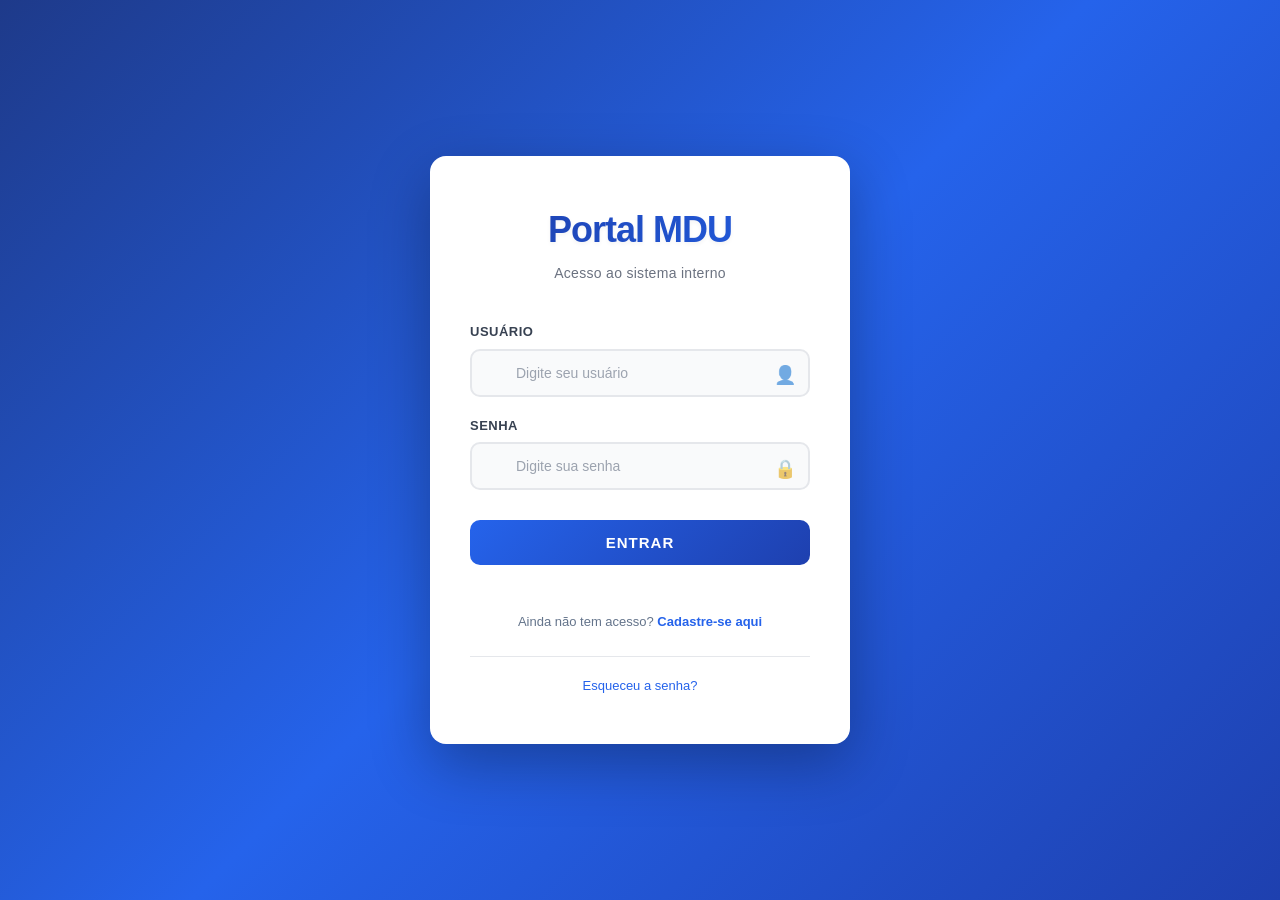
<file: login.html>
<!DOCTYPE html>
<html lang="pt-BR">
<head>
  <meta charset="UTF-8">
  <meta name="portal-api-base" content="https://portal-endere-os-2.onrender.com">
  <title>Login | Portal MDU</title>
  <link rel="stylesheet" href="css/style.css">
</head>
<body class="login-body">

  <div class="login-wrapper">
    <div class="login-box">
      <div class="login-header">
        <h1>Portal MDU</h1>
        <p class="login-subtitle">Acesso ao sistema interno</p>
      </div>

      <form class="login-form" onsubmit="login(event)">
        <div class="form-group">
          <label for="usuario">Usuário</label>
          <input type="text" id="usuario" placeholder="Digite seu usuário" required>
          <span class="form-icon">👤</span>
        </div>

        <div class="form-group">
          <label for="senha">Senha</label>
          <input type="password" id="senha" placeholder="Digite sua senha" required>
          <span class="form-icon">🔒</span>
        </div>

        <button type="submit" class="btn-login">Entrar</button>

        <span id="erro" class="erro"></span>
      </form>

      <div class="login-extra">
        <p class="register-text">
          Ainda não tem acesso? <a href="register.html">Cadastre-se aqui</a>
        </p>
      </div>

      <div class="login-footer">
        <a href="#" class="forgot-password">Esqueceu a senha?</a>
      </div>
    </div>
  </div>

  <script src="js/api-config.js"></script>
  <script src="js/login.js"></script>
</body>
</html>
</file>
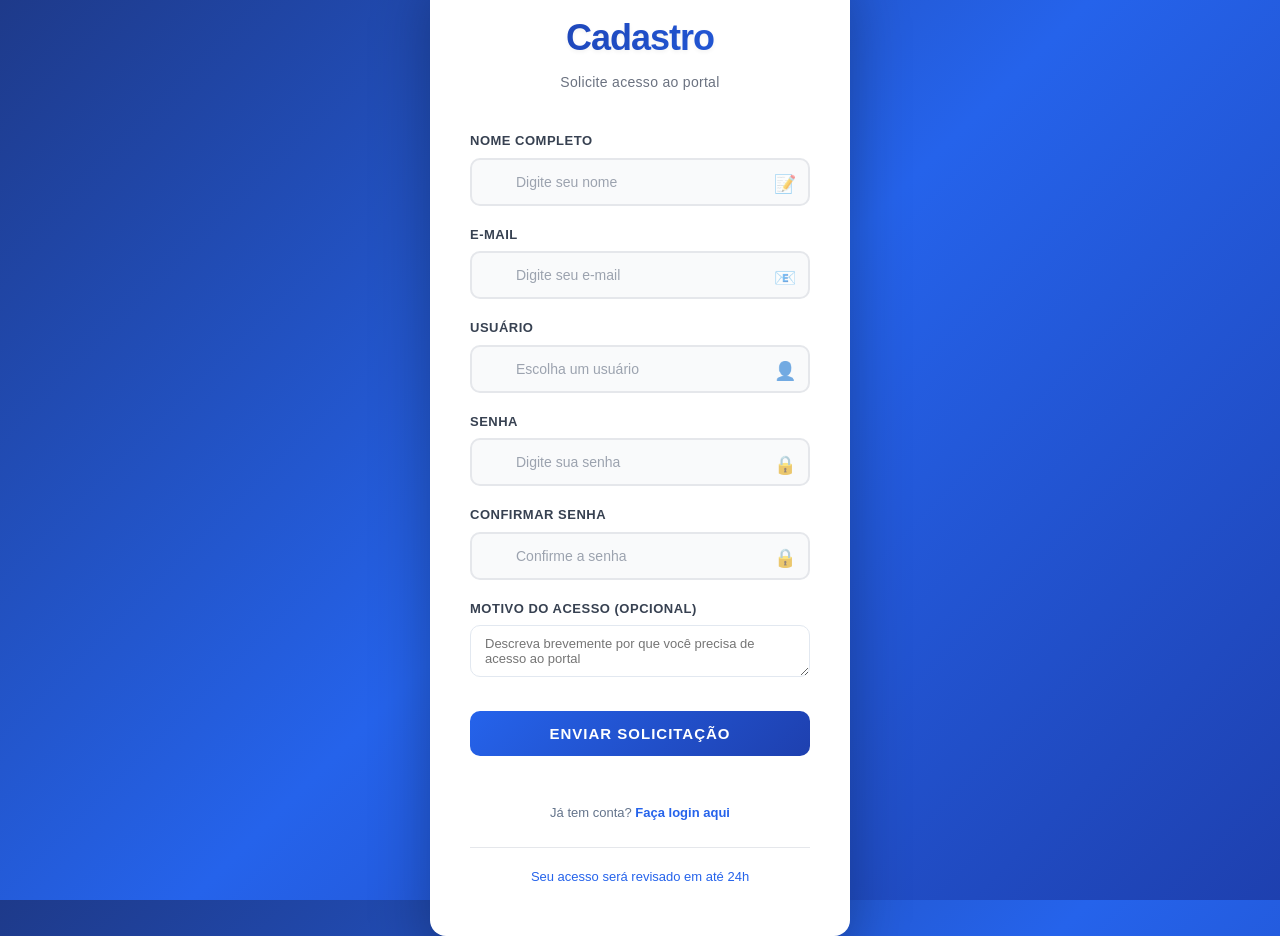
<file: register.html>
<!DOCTYPE html>
<html lang="pt-BR">
<head>
  <meta charset="UTF-8">
  <meta name="portal-api-base" content="https://portal-endere-os-2.onrender.com">
  <title>Cadastro | Portal MDU</title>
  <link rel="stylesheet" href="css/style.css">
</head>
<body class="login-body">

  <div class="login-wrapper">
    <div class="login-box">
      <div class="login-header">
        <h1>Cadastro</h1>
        <p class="login-subtitle">Solicite acesso ao portal</p>
      </div>

      <form class="login-form" onsubmit="register(event)">
        <div class="form-group">
          <label for="nome">Nome completo</label>
          <input type="text" id="nome" placeholder="Digite seu nome" required>
          <span class="form-icon">📝</span>
        </div>

        <div class="form-group">
          <label for="email">E-mail</label>
          <input type="email" id="email" placeholder="Digite seu e-mail" required>
          <span class="form-icon">📧</span>
        </div>

        <div class="form-group">
          <label for="usuario">Usuário</label>
          <input type="text" id="usuario" placeholder="Escolha um usuário" required>
          <span class="form-icon">👤</span>
        </div>

        <div class="form-group">
          <label for="senha">Senha</label>
          <input type="password" id="senha" placeholder="Digite sua senha" required>
          <span class="form-icon">🔒</span>
        </div>

        <div class="form-group">
          <label for="confirmSenha">Confirmar senha</label>
          <input type="password" id="confirmSenha" placeholder="Confirme a senha" required>
          <span class="form-icon">🔒</span>
        </div>

        <div class="form-group">
          <label for="obs">Motivo do acesso (opcional)</label>
          <textarea id="obs" placeholder="Descreva brevemente por que você precisa de acesso ao portal" rows="2" style="resize:vertical;width:100%;padding:10px 14px;border:1px solid #e2e8f0;border-radius:10px;font-size:13px;font-family:inherit;box-sizing:border-box;"></textarea>
        </div>

        <button type="submit" class="btn-login">Enviar solicitação</button>

        <span id="erro" class="erro"></span>
      </form>

      <div class="login-extra">
        <p class="register-text">
          Já tem conta? <a href="login.html">Faça login aqui</a>
        </p>
      </div>

      <div class="login-footer">
        <a href="#" class="forgot-password">Seu acesso será revisado em até 24h</a>
      </div>
    </div>
  </div>

  <script src="js/api-config.js"></script>
  <script src="js/register.js"></script>
</body>
</html>
</file>
<file: css/style.css>
/* --- HOTFIX: Força cards e botões sempre clicáveis --- */
.categoria-card,
.categoria-card *,
.categorias-grid,
.btn-primary,
.btn-secondary,
.menu-btn,
.notification-btn,
.settings-btn {
  pointer-events: auto !important;
  z-index: 3 !important;
}
.categoria-card::before,
.categoria-card::after {
  pointer-events: none !important;
}
* {
  box-sizing: border-box;
  font-family: "Segoe UI", Arial, sans-serif;
}

body {
  margin: 0;
  background:
    radial-gradient(circle at top right, rgba(59, 130, 246, 0.10) 0%, transparent 28%),
    radial-gradient(circle at left top, rgba(15, 23, 42, 0.05) 0%, transparent 22%),
    linear-gradient(180deg, #f4f8fc 0%, #edf3fb 100%);
  color: #1f2937;
  overflow-x: hidden;
  font-size: 12px;
  line-height: 1.35;
  position: relative;
  --portal-table-font-size: 9.5px;
  --portal-table-header-font-size: 8.5px;
  --portal-table-cell-padding-y: 6px;
  --portal-table-cell-padding-x: 5px;
  --portal-action-col-width: 82px;
  --portal-address-col-min: 132px;
  --portal-address-col-max: 170px;
  --portal-motivo-col-min: 100px;
  --portal-motivo-col-max: 128px;
}

body.column-density-compact {
  --portal-table-font-size: 9.5px;
  --portal-table-header-font-size: 8.5px;
  --portal-table-cell-padding-y: 6px;
  --portal-table-cell-padding-x: 5px;
  --portal-action-col-width: 82px;
  --portal-address-col-min: 132px;
  --portal-address-col-max: 170px;
  --portal-motivo-col-min: 100px;
  --portal-motivo-col-max: 128px;
}

body.column-density-default {
  --portal-table-font-size: 10.5px;
  --portal-table-header-font-size: 9px;
  --portal-table-cell-padding-y: 7px;
  --portal-table-cell-padding-x: 6px;
  --portal-action-col-width: 90px;
  --portal-address-col-min: 145px;
  --portal-address-col-max: 188px;
  --portal-motivo-col-min: 108px;
  --portal-motivo-col-max: 138px;
}

body.column-density-wide {
  --portal-table-font-size: 11px;
  --portal-table-header-font-size: 9.5px;
  --portal-table-cell-padding-y: 8px;
  --portal-table-cell-padding-x: 7px;
  --portal-action-col-width: 96px;
  --portal-address-col-min: 160px;
  --portal-address-col-max: 210px;
  --portal-motivo-col-min: 118px;
  --portal-motivo-col-max: 150px;
}

/* ================= LOGIN ================= */

.login-body {
  height: 100vh;
  background: linear-gradient(135deg, #1e3a8a 0%, #2563eb 50%, #1e40af 100%);
  display: flex;
  align-items: center;
  justify-content: center;
  margin: 0;
}

.login-wrapper {
  height: 100%;
  width: 100%;
  display: flex;
  align-items: center;
  justify-content: center;
}

.login-box {
  background: white;
  width: 100%;
  max-width: 420px;
  padding: 50px 40px;
  border-radius: 16px;
  box-shadow: 0 20px 60px rgba(0, 0, 0, 0.3);
  animation: slideUp 0.5s ease-out;
}

@keyframes slideUp {
  from {
    opacity: 0;
    transform: translateY(30px);
  }
  to {
    opacity: 1;
    transform: translateY(0);
  }
}

.login-header {
  text-align: center;
  margin-bottom: 40px;
}

.logo-login {
  width: 80px;
  height: 80px;
  margin-bottom: 20px;
  filter: drop-shadow(0 4px 12px rgba(37, 99, 235, 0.2));
}

.login-box h1 {
  margin: 0;
  font-size: 36px;
  font-weight: 800;
  letter-spacing: -1px;
  background: linear-gradient(135deg, #1e40af 0%, #2563eb 100%);
  -webkit-background-clip: text;
  -webkit-text-fill-color: transparent;
  background-clip: text;
  text-shadow: 0 2px 4px rgba(0, 0, 0, 0.05);
  margin-bottom: 10px;
}

.login-subtitle {
  font-size: 14px;
  color: #6b7280;
  margin: 0;
  font-weight: 500;
  letter-spacing: 0.3px;
}

.login-form {
  display: flex;
  flex-direction: column;
  gap: 20px;
}

.form-group {
  position: relative;
}

.form-group label {
  display: block;
  font-size: 13px;
  font-weight: 600;
  color: #374151;
  margin-bottom: 8px;
  text-transform: uppercase;
  letter-spacing: 0.5px;
}

.form-group input {
  width: 100%;
  padding: 14px 16px 14px 44px;
  border: 2px solid #e5e7eb;
  border-radius: 10px;
  font-size: 14px;
  transition: all 0.3s ease;
  background: #f9fafb;
  color: #1f2937;
}

.form-group input:focus {
  outline: none;
  border-color: #2563eb;
  background: white;
  box-shadow: 0 0 0 4px rgba(37, 99, 235, 0.1);
}

.form-group input::placeholder {
  color: #9ca3af;
}

.form-icon {
  position: absolute;
  right: 14px;
  top: 40px;
  font-size: 18px;
  opacity: 0.6;
  transition: opacity 0.3s ease;
}

.form-group input:focus ~ .form-icon {
  opacity: 1;
  color: #2563eb;
}

.btn-login {
  width: 100%;
  padding: 14px 16px;
  background: linear-gradient(135deg, #2563eb 0%, #1e40af 100%);
  color: white;
  border: none;
  border-radius: 10px;
  font-weight: 700;
  font-size: 15px;
  cursor: pointer;
  transition: all 0.3s ease;
  text-transform: uppercase;
  letter-spacing: 1px;
  margin-top: 10px;
}

.btn-login:hover {
  transform: translateY(-2px);
  box-shadow: 0 10px 24px rgba(37, 99, 235, 0.4);
}

.btn-login:active {
  transform: translateY(0);
  box-shadow: 0 4px 12px rgba(37, 99, 235, 0.3);
}

.btn-login:disabled {
  opacity: 0.6;
  cursor: not-allowed;
  transform: none;
}

.erro {
  display: block;
  color: #dc2626;
  font-size: 13px;
  margin-top: 10px;
  font-weight: 500;
  animation: shake 0.4s ease-in-out;
}

.login-extra {
  margin-top: 18px;
  text-align: center;
  gap: 10px;
  display: flex;
  flex-direction: column;
  align-items: center;
}

.share-text {
  font-size: 13px;
  color: #475569;
  margin: 0;
  display: flex;
  gap: 10px;
  align-items: center;
  justify-content: center;
}

.copy-link-btn {
  padding: 6px 12px;
  background: #2563eb;
  color: white;
  border: none;
  border-radius: 8px;
  cursor: pointer;
  font-size: 12px;
  transition: all 0.2s ease;
}

.copy-link-btn:hover {
  transform: translateY(-1px);
  box-shadow: 0 4px 10px rgba(37, 99, 235, 0.3);
}

.portal-link {
  width: 100%;
  max-width: 360px;
  padding: 10px 12px;
  border-radius: 10px;
  border: 2px solid #e5e7eb;
  background: #f9fafb;
  color: #334155;
  font-size: 12px;
  text-align: center;
}

.register-text {
  font-size: 13px;
  color: #64748b;
  margin: 0;
}

.register-text a {
  color: #2563eb;
  font-weight: 600;
  text-decoration: none;
}

.register-text a:hover {
  text-decoration: underline;
}

@keyframes shake {
  0%, 100% { transform: translateX(0); }
  25% { transform: translateX(-5px); }
  75% { transform: translateX(5px); }
}

.login-footer {
  text-align: center;
  margin-top: 25px;
  padding-top: 20px;
  border-top: 1px solid #e5e7eb;
}

.forgot-password {
  font-size: 13px;
  color: #2563eb;
  text-decoration: none;
  font-weight: 500;
  transition: all 0.3s ease;
}

.forgot-password:hover {
  color: #1e40af;
  text-decoration: underline;
}

/* ================= DASHBOARD ================= */

.layout {
  display: flex;
  height: 100vh;
}

/* SIDEBAR */
.sidebar {
  width: 224px;
  background: linear-gradient(180deg, #0b1220 0%, #0f172a 58%, #172554 100%);
  color: white;
  padding: 18px 12px;
  display: flex;
  flex-direction: column;
  border-right: 1px solid rgba(148, 163, 184, 0.12);
  box-shadow: inset -1px 0 0 rgba(255, 255, 255, 0.03);
}

.sidebar h2 {
  text-align: center;
  margin-bottom: 18px;
  font-size: 15px;
  font-weight: 800;
  letter-spacing: 0.14em;
  text-transform: uppercase;
  color: #f8fafc;
}

/* MENU SIDEBAR */
.sidebar-menu {
  display: flex;
  flex-direction: column;
  gap: 7px;
  margin-bottom: 16px;
  flex: 1;
}

.menu-btn {
  background: rgba(255, 255, 255, 0.03);
  border: 1px solid transparent;
  color: #e2e8f0;
  padding: 9px 11px;
  text-align: left;
  border-radius: 10px;
  cursor: pointer;
  font-size: 11px;
  transition: all 0.25s ease;
  font-weight: 700;
}

.menu-btn:hover {
  background: rgba(37, 99, 235, 0.18);
  color: #ffffff;
  border-color: rgba(96, 165, 250, 0.4);
  padding-left: 14px;
  transform: translateX(2px);
}

.menu-btn:active {
  background: rgba(37, 99, 235, 0.28);
}

.sidebar button {
  background: none;
  border: none;
  color: #e5e7eb;
  padding: 10px 12px;
  text-align: left;
  border-radius: 10px;
  cursor: pointer;
  margin-bottom: 6px;
  font-size: 12px;
}

.sidebar button:hover {
  background: rgba(30, 41, 59, 0.9);
}

.sidebar .sair {
  margin-top: auto;
  background: linear-gradient(135deg, #dc2626 0%, #b91c1c 100%);
  text-align: center;
  color: white;
  border: 1px solid rgba(255, 255, 255, 0.08);
  padding: 10px 12px;
  font-weight: 800;
  font-size: 12px;
  transition: all 0.25s ease;
  box-shadow: 0 10px 20px rgba(127, 29, 29, 0.22);
}

.sidebar .sair:hover {
  background: linear-gradient(135deg, #ef4444 0%, #b91c1c 100%);
  transform: translateY(-1px);
  box-shadow: 0 12px 22px rgba(220, 38, 38, 0.28);
}

/* CONTEÚDO */
.main {
  flex: 1;
  padding: 0;
  overflow-y: auto;
  overflow-x: hidden;
  display: flex;
  flex-direction: column;
  min-width: 0;
}

/* TOPBAR COM PERFIL */
.topbar {
  background: rgba(255, 255, 255, 0.88);
  border-bottom: 1px solid rgba(203, 213, 225, 0.9);
  padding: 10px 18px;
  display: flex;
  justify-content: space-between;
  align-items: center;
  box-shadow: 0 8px 20px rgba(15, 23, 42, 0.05);
  backdrop-filter: blur(10px);
  position: sticky;
  top: 0;
  z-index: 10;
}

.topbar-user {
  display: flex;
  align-items: center;
  gap: 12px;
}

.user-profile {
  position: relative;
}

.profile-photo {
  width: 42px;
  height: 42px;
  border-radius: 50%;
  border: 3px solid #2563eb;
  object-fit: cover;
  background: #f0f4f8;
  display: flex;
  align-items: center;
  justify-content: center;
  font-size: 20px;
  color: #2563eb;
}

.profile-photo[src=""] {
  background: linear-gradient(135deg, #2563eb, #1e40af);
  color: white;
}

.photo-upload-label {
  position: absolute;
  bottom: 0;
  right: 0;
  width: 26px;
  height: 26px;
  background: linear-gradient(135deg, #2563eb, #1e40af);
  border-radius: 50%;
  cursor: pointer;
  display: flex;
  align-items: center;
  justify-content: center;
  border: 2px solid white;
  transition: all 0.3s ease;
  box-shadow: 0 2px 8px rgba(37, 99, 235, 0.3);
}

.photo-upload-label:hover {
  transform: scale(1.1);
  box-shadow: 0 4px 12px rgba(37, 99, 235, 0.4);
}

.upload-icon {
  font-size: 16px;
  color: white;
}

.user-info {
  display: flex;
  flex-direction: column;
  gap: 2px;
}

.user-name {
  margin: 0;
  font-size: 12px;
  font-weight: 700;
  color: #0f172a;
  letter-spacing: 0.1px;
}

.user-role {
  margin: 0;
  font-size: 10px;
  color: #6b7280;
  font-weight: 500;
}

.topbar-actions {
  display: flex;
  gap: 8px;
}

.notification-btn,
.settings-btn {
  background: linear-gradient(180deg, #ffffff 0%, #f8fafc 100%);
  border: 1px solid #dbe4f0;
  font-size: 18px;
  cursor: pointer;
  padding: 7px 10px;
  border-radius: 10px;
  transition: all 0.25s ease;
  color: #334155;
  position: relative;
  box-shadow: 0 6px 14px rgba(15, 23, 42, 0.05);
}

.notification-badge {
  position: absolute;
  top: 4px;
  right: 4px;
  min-width: 16px;
  height: 16px;
  background: #dc2626;
  border-radius: 999px;
  border: 2px solid white;
  display: inline-flex;
  align-items: center;
  justify-content: center;
  font-size: 10px;
  color: white;
  padding: 0 4px;
  line-height: 1;
}

.notification-btn:hover,
.settings-btn:hover {
  background: linear-gradient(180deg, #ffffff 0%, #eff6ff 100%);
  transform: translateY(-1px);
  border-color: #bfdbfe;
}

.notification-panel {
  position: absolute;
  top: 66px;
  right: 24px;
  width: 360px;
  max-height: 500px;
  background: linear-gradient(180deg, #ffffff 0%, #f8fbff 100%);
  border-radius: 18px;
  box-shadow: 0 20px 42px rgba(15, 23, 42, 0.14);
  overflow: hidden;
  z-index: 50;
  border: 1px solid #dbe4f0;
}

.notification-panel.hidden {
  display: none;
}

.settings-panel {
  position: absolute;
  top: 66px;
  right: 24px;
  width: 320px;
  max-height: 380px;
  background: linear-gradient(180deg, #ffffff 0%, #f8fbff 100%);
  border-radius: 18px;
  box-shadow: 0 20px 42px rgba(15, 23, 42, 0.14);
  overflow: hidden;
  z-index: 50;
  border: 1px solid #dbe4f0;
  padding-bottom: 16px;
}

.settings-panel.hidden {
  display: none;
}

.settings-header {
  display: flex;
  align-items: center;
  justify-content: space-between;
  padding: 14px 16px;
  border-bottom: 1px solid #e6eef7;
  background: linear-gradient(180deg, #ffffff 0%, #f8fbff 100%);
}

.settings-header h3 {
  margin: 0;
  font-size: 14px;
  font-weight: 800;
  color: #0f172a;
}

.close-settings {
  border: none;
  background: #f8fafc;
  cursor: pointer;
  font-size: 15px;
  padding: 4px 7px;
  border-radius: 8px;
  transition: background 0.2s ease;
}

.close-settings:hover {
  background: rgba(37, 99, 235, 0.12);
}

.settings-actions {
  display: flex;
  flex-direction: column;
  gap: 8px;
  padding: 14px;
}

.settings-section {
  display: flex;
  flex-direction: column;
  gap: 6px;
  padding: 10px 12px;
  border: 1px solid #dbe4f0;
  border-radius: 12px;
  background: linear-gradient(180deg, #ffffff 0%, #f8fbff 100%);
}

.settings-section label {
  font-size: 10px;
  font-weight: 800;
  color: #475569;
  text-transform: uppercase;
  letter-spacing: 0.05em;
}

.settings-select {
  border: 1px solid #cbd5e1;
  border-radius: 8px;
  background: white;
  color: #0f172a;
  padding: 8px 10px;
  font-size: 11px;
}

.settings-option {
  padding: 10px 12px;
  border-radius: 12px;
  border: 1px solid #dbe4f0;
  background: linear-gradient(180deg, #ffffff 0%, #f8fbff 100%);
  font-weight: 700;
  font-size: 11px;
  cursor: pointer;
  transition: all 0.2s ease;
}

.settings-option:hover {
  background: #f1f5f9;
  transform: translateY(-1px);
}

.settings-option.logout {
  background: linear-gradient(135deg, #dc2626 0%, #b91c1c 100%);
  color: white;
  border-color: rgba(0,0,0,0.08);
}

.notification-header {
  display: flex;
  align-items: center;
  justify-content: space-between;
  padding: 14px 16px;
  border-bottom: 1px solid #e6eef7;
  background: linear-gradient(180deg, #ffffff 0%, #f8fbff 100%);
}

.notification-header h3 {
  margin: 0;
  font-size: 14px;
  font-weight: 800;
  color: #0f172a;
}

.close-notifications {
  border: none;
  background: #f8fafc;
  cursor: pointer;
  font-size: 15px;
  padding: 4px 7px;
  border-radius: 8px;
  transition: background 0.2s ease;
}

.close-notifications:hover {
  background: rgba(37, 99, 235, 0.12);
}

.notification-list {
  max-height: 400px;
  overflow-y: auto;
  padding: 12px;
  display: flex;
  flex-direction: column;
  gap: 8px;
}

.notification-item {
  background: linear-gradient(180deg, #ffffff 0%, #f8fbff 100%);
  border-radius: 12px;
  padding: 10px 12px;
  border: 1px solid #dbe4f0;
  box-shadow: 0 8px 18px rgba(15, 23, 42, 0.04);
}

.notification-item p {
  margin: 0 0 6px;
  font-size: 12px;
  color: #334155;
  line-height: 1.45;
}

.notification-item .notification-meta {
  font-size: 11px;
  color: #64748b;
  margin-bottom: 8px;
}

.notification-section-title {
  margin: 0 0 10px;
  font-size: 11px;
  font-weight: 700;
  letter-spacing: 0.8px;
  text-transform: uppercase;
  color: #475569;
}

.notification-actions {
  display: flex;
  gap: 8px;
  flex-wrap: wrap;
}

.notification-actions button {
  flex: 1;
  padding: 8px 10px;
  border-radius: 8px;
  border: none;
  font-size: 12px;
  cursor: pointer;
  font-weight: 600;
}

.notification-actions .approve {
  background: #16a34a;
  color: white;
}

.notification-actions .approve-alt {
  background: #2563eb;
  color: white;
}

.notification-actions .deny {
  background: #dc2626;
  color: white;
}

.notification-empty {
  margin: 0;
  padding: 16px;
  text-align: center;
  color: #64748b;
  font-size: 13px;
}

/* SEÇÕES COM PADDING */
.main > .secao {
  padding: 22px 24px;
  flex: 1;
  width: 100%;
  max-width: 100%;
  min-width: 0;
}

h1 {
  font-size: 18px;
  margin-bottom: 14px;
  letter-spacing: -0.02em;
}

/* SEÇÕES */
.secao {
  display: none;
}

.secao.ativa {
  display: block;
}

/* CARDS */
.card {
  background: linear-gradient(180deg, #ffffff 0%, #f8fbff 100%);
  padding: 14px 16px;
  border-radius: 16px;
  margin-bottom: 14px;
  box-shadow: 0 12px 28px rgba(15, 23, 42, 0.06);
  border: 1px solid #dbe4f0;
  position: relative;
  overflow: hidden;
  transition: transform 0.2s ease, box-shadow 0.2s ease, border-color 0.2s ease;
}

.card::before {
  content: "";
  position: absolute;
  top: 0;
  left: 0;
  right: 0;
  height: 3px;
  background: linear-gradient(90deg, rgba(37, 99, 235, 0.95), rgba(59, 130, 246, 0.4));
  pointer-events: none;
}

.card:hover {
  transform: translateY(-2px);
  box-shadow: 0 16px 30px rgba(15, 23, 42, 0.08);
  border-color: #c7d8ee;
}

.card h2 {
  margin: 0 0 10px;
  font-size: 13px;
  font-weight: 800;
  letter-spacing: 0.04em;
  color: #0f172a;
}

/* SEÇÃO DE IMPORTAÇÃO */
.import-section {
  padding: 14px 16px;
  border-radius: 16px;
  background: linear-gradient(180deg, #ffffff 0%, #f8fbff 100%);
  box-shadow: 0 10px 24px rgba(15, 23, 42, 0.06);
}

.import-toolbar {
  align-items: center;
  gap: 10px;
}

.import-target-wrap {
  display: flex;
  align-items: center;
  gap: 8px;
}

.import-target-label {
  display: inline-flex;
  align-items: center;
  gap: 6px;
  padding: 6px 10px;
  border-radius: 999px;
  background: linear-gradient(135deg, #eff6ff 0%, #ffffff 100%);
  border: 1px solid #bfdbfe;
  color: #0f172a;
  font-size: 11px;
  font-weight: 700;
}

.import-target-label #import-target-name {
  color: #1d4ed8;
  font-weight: 800;
}

.import-controls {
  display: flex;
  gap: 8px;
  align-items: center;
  flex-wrap: wrap;
}

.file-label {
  display: inline-flex;
  align-items: center;
  gap: 8px;
  padding: 8px 12px;
  background: linear-gradient(135deg, #2563eb, #1e40af);
  color: white;
  border-radius: 10px;
  cursor: pointer;
  font-weight: 700;
  font-size: 11px;
  transition: all 0.3s ease;
  box-shadow: 0 8px 18px rgba(37, 99, 235, 0.18);
}

.file-label:hover {
  transform: translateY(-2px);
  box-shadow: 0 6px 16px rgba(37, 99, 235, 0.4);
}

.file-label input[type="file"] {
  display: none;
}

.file-name {
  font-size: 11px;
  color: #64748b;
  font-style: italic;
}

.import-section .btn-primary {
  padding: 8px 12px;
  border-radius: 10px;
  font-size: 11px;
  font-weight: 700;
  box-shadow: 0 8px 18px rgba(37, 99, 235, 0.16);
}

.import-section .header-search-input {
  min-height: 34px;
  border-radius: 10px;
  font-size: 11px;
}

.import-status-line {
  display: inline-flex;
  align-items: center;
  gap: 6px;
  color: #0f766e;
  font-size: 11px !important;
  font-weight: 700;
}

/* SEÇÃO DE PESQUISA */
.search-section {
  padding: 25px;
}

.search-controls {
  display: flex;
  gap: 12px;
  align-items: center;
  flex-wrap: wrap;
}

.search-input {
  flex: 1;
  min-width: 200px;
  padding: 12px 16px;
  border: 2px solid #e5e7eb;
  border-radius: 8px;
  font-size: 14px;
  transition: border-color 0.3s ease;
}

.search-input:focus {
  outline: none;
  border-color: #2563eb;
  box-shadow: 0 0 0 3px rgba(37, 99, 235, 0.1);
}

/* BOTÕES */
.btn-primary {
  padding: 8px 14px;
  background: linear-gradient(135deg, #2563eb, #1e40af);
  color: white;
  border: none;
  border-radius: 10px;
  font-weight: 700;
  cursor: pointer;
  transition: all 0.25s ease;
  font-size: 12px;
  box-shadow: 0 8px 18px rgba(37, 99, 235, 0.18);
}

.btn-primary:hover {
  transform: translateY(-1px);
  box-shadow: 0 10px 20px rgba(37, 99, 235, 0.24);
}

.btn-primary:active {
  transform: translateY(0);
  box-shadow: 0 2px 8px rgba(37, 99, 235, 0.3);
}

.btn-primary.active {
  background: linear-gradient(135deg, #1e3a8a, #1f3aa5);
  box-shadow: 0 10px 18px rgba(37, 99, 235, 0.5);
}

.btn-secondary {
  padding: 8px 14px;
  background: linear-gradient(135deg, #ffffff, #f1f5f9);
  color: #0f172a;
  border: 1px solid #cbd5e1;
  border-radius: 10px;
  font-weight: 700;
  cursor: pointer;
  transition: all 0.25s ease;
  font-size: 12px;
  box-shadow: 0 6px 14px rgba(15, 23, 42, 0.06);
}

.btn-secondary:hover {
  transform: translateY(-1px);
  border-color: #93c5fd;
  color: #1d4ed8;
  box-shadow: 0 10px 18px rgba(30, 64, 175, 0.15);
}

.btn-secondary:active {
  transform: translateY(0);
  box-shadow: 0 2px 8px rgba(15, 23, 42, 0.12);
}

/* MODAL */
.modal {
  position: fixed;
  inset: 0;
  background: rgba(15, 23, 42, 0.55);
  display: flex;
  align-items: center;
  justify-content: center;
  padding: 16px;
  z-index: 999;
}

.modal.hidden {
  display: none;
}

.modal-content {
  width: 100%;
  max-width: 660px;
  background: #ffffff;
  border-radius: 14px;
  box-shadow: 0 18px 50px rgba(15, 23, 42, 0.22);
  overflow: hidden;
  animation: modalIn 0.25s ease-out;
  border: 1px solid rgba(226, 232, 240, 0.9);
}

@keyframes modalIn {
  from {
    opacity: 0;
    transform: translateY(20px);
  }
  to {
    opacity: 1;
    transform: translateY(0);
  }
}

.modal-header {
  padding: 14px 16px;
  border-bottom: 1px solid #e5e7eb;
  display: flex;
  justify-content: space-between;
  align-items: center;
}

.modal-header-professional {
  background: linear-gradient(135deg, #0f172a 0%, #1d4ed8 100%);
  color: #ffffff;
  border-bottom: none;
}

.modal-header h2,
.modal-header h3 {
  margin: 0;
  font-size: 17px;
  font-weight: 800;
}

.modal-kicker {
  margin: 0 0 4px;
  font-size: 9px;
  text-transform: uppercase;
  letter-spacing: 0.1em;
  opacity: 0.85;
  font-weight: 700;
}

.modal-close-professional {
  width: 32px;
  height: 32px;
  border-radius: 8px;
  background: rgba(255, 255, 255, 0.14);
  color: #fff;
  border: 1px solid rgba(255, 255, 255, 0.18);
  font-size: 18px;
  line-height: 1;
}

.modal-close-professional:hover {
  background: rgba(255, 255, 255, 0.22);
}

.modal-close {
  border: none;
  background: transparent;
  font-size: 20px;
  cursor: pointer;
  color: #475569;
}

.modal-body {
  padding: 14px 16px;
  max-height: calc(100vh - 180px);
  overflow-y: auto;
  display: grid;
  grid-template-columns: repeat(2, minmax(0, 1fr));
  gap: 10px;
  align-items: start;
}

.modal-row {
  display: flex;
  flex-direction: column;
  gap: 5px;
  padding: 10px 12px;
  border-radius: 12px;
  background: linear-gradient(180deg, #ffffff 0%, #f8fafc 100%);
  border: 1px solid #e2e8f0;
  box-shadow: 0 2px 8px rgba(15, 23, 42, 0.04);
}

.modal-row.full-width,
.modal-extra,
.modal-section-title {
  grid-column: 1 / -1;
}

.modal-section-title {
  display: flex;
  align-items: center;
  gap: 8px;
  margin-top: 2px;
  color: #1d4ed8;
  font-size: 10px;
  font-weight: 800;
  text-transform: uppercase;
  letter-spacing: 0.06em;
}

.modal-section-title::after {
  content: "";
  flex: 1;
  height: 1px;
  background: linear-gradient(90deg, rgba(37,99,235,0.45), rgba(37,99,235,0.05));
}

.modal-row.highlighted {
  background: linear-gradient(135deg, #eff6ff 0%, #ffffff 100%);
  border-color: #bfdbfe;
}

.modal-row label {
  font-weight: 700;
  color: #0f172a;
  font-size: 10px;
  text-transform: uppercase;
  letter-spacing: 0.03em;
}

.modal-value {
  margin: 0;
  color: #0f172a;
  font-size: 12px;
  line-height: 1.45;
  word-break: break-word;
  font-weight: 600;
}

.modal-badge {
  display: inline-flex;
  align-items: center;
  justify-content: center;
  padding: 4px 8px;
  border-radius: 999px;
  font-size: 10px;
  font-weight: 800;
  letter-spacing: 0.03em;
  width: fit-content;
  border: 1px solid transparent;
}

.badge-success {
  background: #dcfce7;
  color: #166534;
  border-color: #86efac;
}

.badge-warning {
  background: #fef3c7;
  color: #92400e;
  border-color: #fcd34d;
}

.badge-danger {
  background: #fee2e2;
  color: #b91c1c;
  border-color: #fca5a5;
}

.badge-neutral {
  background: #e2e8f0;
  color: #334155;
  border-color: #cbd5e1;
}

.modal-textarea {
  width: 100%;
  min-height: 90px;
  padding: 10px 12px;
  border-radius: 10px;
  border: 1px solid #cbd5e1;
  resize: vertical;
  font-family: inherit;
  font-size: 12px;
  background: #fff;
  box-shadow: inset 0 1px 2px rgba(15, 23, 42, 0.04);
}

.modal-textarea:focus {
  outline: none;
  border-color: #2563eb;
  box-shadow: 0 0 0 3px rgba(37, 99, 235, 0.15);
}

.modal-helper {
  margin: 6px 0 0;
  color: #475569;
  font-size: 11px;
}

.modal-list {
  margin-top: 8px;
  padding-left: 16px;
}

.modal-list li {
  margin-bottom: 6px;
  padding: 7px 8px;
  border-radius: 8px;
  background: #f8fafc;
  border: 1px solid #e2e8f0;
  font-size: 11px;
}

.modal-extra-grid {
  display: grid;
  grid-template-columns: repeat(auto-fit, minmax(150px, 1fr));
  gap: 10px;
}

.modal-info-card {
  display: flex;
  flex-direction: column;
  gap: 5px;
  padding: 10px 12px;
  border-radius: 10px;
  background: linear-gradient(135deg, #eff6ff 0%, #f8fafc 100%);
  border: 1px solid #bfdbfe;
}

.modal-info-label {
  font-size: 10px;
  font-weight: 800;
  color: #1d4ed8;
  text-transform: uppercase;
  letter-spacing: 0.04em;
}

.modal-info-value {
  font-size: 12px;
  font-weight: 600;
  color: #0f172a;
}

.modal-info-card.featured {
  transform: translateY(-1px);
  box-shadow: 0 8px 18px rgba(37, 99, 235, 0.1);
}

.modal-info-value .modal-badge,
.modal-hero-pill-value .modal-badge {
  margin-top: 2px;
}

.modal-hero-panel {
  display: grid;
  grid-template-columns: minmax(0, 1.2fr) minmax(220px, 0.8fr);
  gap: 12px;
  padding: 14px;
  border-radius: 12px;
  background: linear-gradient(135deg, #0f172a 0%, #1d4ed8 100%);
  color: #ffffff;
  border: 1px solid rgba(37, 99, 235, 0.18);
  box-shadow: 0 12px 28px rgba(15, 23, 42, 0.14);
}

.modal-hero-chip {
  display: inline-flex;
  align-items: center;
  width: fit-content;
  padding: 4px 8px;
  border-radius: 999px;
  background: rgba(255, 255, 255, 0.16);
  border: 1px solid rgba(255, 255, 255, 0.2);
  font-size: 9px;
  font-weight: 800;
  text-transform: uppercase;
  letter-spacing: 0.06em;
}

.modal-hero-copy h3 {
  margin: 6px 0 4px;
  font-size: 18px;
  line-height: 1.2;
  font-weight: 800;
}

.modal-hero-copy p {
  margin: 0;
  color: rgba(255, 255, 255, 0.88);
  font-size: 11px;
  line-height: 1.45;
}

.modal-hero-pills {
  display: grid;
  gap: 8px;
}

.modal-hero-pill {
  display: flex;
  flex-direction: column;
  gap: 5px;
  padding: 8px 10px;
  border-radius: 10px;
  background: rgba(255, 255, 255, 0.14);
  border: 1px solid rgba(255, 255, 255, 0.18);
  backdrop-filter: blur(4px);
}

.modal-hero-pill-label {
  font-size: 8.5px;
  font-weight: 800;
  text-transform: uppercase;
  letter-spacing: 0.06em;
  opacity: 0.82;
}

.modal-hero-pill-value {
  font-size: 11px;
  font-weight: 700;
  color: #ffffff;
}

.modal-content.projeto-f-modal {
  max-width: 860px;
}

.modal-content.empresarial-modal {
  max-width: 820px;
}

.modal-content.mdu-ongoing-modal {
  max-width: 860px;
}

.modal-content.projeto-f-modal .modal-header-professional,
.modal-content.projeto-f-modal .modal-hero-panel {
  background: linear-gradient(135deg, #0f172a 0%, #1d4ed8 100%);
}

.modal-content.empresarial-modal .modal-header-professional,
.modal-content.empresarial-modal .modal-hero-panel {
  background: linear-gradient(135deg, #0f172a 0%, #1d4ed8 100%);
}

.modal-content.mdu-ongoing-modal .modal-header-professional,
.modal-content.mdu-ongoing-modal .modal-hero-panel {
  background: linear-gradient(135deg, #312e81 0%, #7c3aed 100%);
}

.modal-content.empresarial-modal .modal-row.highlighted {
  background: linear-gradient(135deg, #eff6ff 0%, #ffffff 100%);
  border-color: #bfdbfe;
}

.modal-content.empresarial-modal .modal-info-card {
  background: linear-gradient(135deg, #eff6ff 0%, #ffffff 100%);
  border-color: #bfdbfe;
}

.modal-content.empresarial-modal .modal-info-label {
  color: #1d4ed8;
}

.modal-content.mdu-ongoing-modal .modal-row.highlighted {
  background: linear-gradient(135deg, #f5f3ff 0%, #ffffff 100%);
  border-color: #ddd6fe;
}

.modal-content.mdu-ongoing-modal .modal-info-card {
  background: linear-gradient(135deg, #f5f3ff 0%, #ffffff 100%);
  border-color: #ddd6fe;
}

.modal-content.mdu-ongoing-modal .modal-info-label {
  color: #6d28d9;
}

@media (max-width: 768px) {
  .modal-content,
  .modal-content.projeto-f-modal,
  .modal-content.empresarial-modal,
  .modal-content.mdu-ongoing-modal {
    max-width: 100%;
    border-radius: 12px;
  }

  .modal-body,
  .modal-hero-panel {
    grid-template-columns: 1fr;
  }

  .modal-body {
    padding: 12px;
    gap: 8px;
  }

  .modal-hero-panel {
    padding: 12px;
    gap: 8px;
  }
}

.filtros-projeto-f,
.filtros-pendente,
.filtros-empresarial,
.filtro-status {
  display: flex;
  flex-wrap: wrap;
  align-items: end;
  gap: 8px;
  margin-bottom: 10px;
  padding: 8px 10px;
  background: #f8fafc;
  border: 1px solid #e2e8f0;
  border-radius: 12px;
}

.filtro-item {
  display: flex;
  flex-direction: column;
  gap: 3px;
}

.filtro-item-cidade-pendente {
  position: relative;
  z-index: 45;
}

.filtro-item label,
.filtro-status label {
  font-weight: 800;
  font-size: 10px;
  color: #0f172a;
  text-transform: uppercase;
  letter-spacing: 0.03em;
}

.filtro-item select,
.filtro-item input,
.filtro-status select {
  min-width: 150px;
  min-height: 32px;
  border: 1px solid #cbd5e1;
  border-radius: 8px;
  padding: 6px 8px;
  background: white;
  font-size: 11px;
  color: #334155;
}

#filtro-cidade-projeto-f {
  min-width: 150px;
  max-width: 220px;
}

#filtro-status-projeto-f {
  min-width: 170px;
  max-width: 260px;
}

.filtro-item-cidade-projetof {
  position: relative;
  z-index: 45;
}

.filtro-item-status-projetof {
  position: relative;
  z-index: 44;
}

.filtro-cidade-projeto-f-sugestoes {
  position: absolute;
  top: calc(100% + 8px);
  left: 0;
  z-index: 100;
  width: min(300px, 100%);
  max-height: 260px;
  overflow-y: auto;
  padding: 8px;
  background: linear-gradient(180deg, #ffffff 0%, #f8fbff 100%);
  border: 1px solid #cfe0ff;
  border-radius: 14px;
  box-shadow: 0 16px 34px rgba(30, 64, 175, 0.14);
}

.filtro-cidade-projeto-f-sugestoes.hidden {
  display: none;
}

.filtro-cidade-projeto-f-head {
  display: flex;
  align-items: center;
  gap: 8px;
  margin-bottom: 8px;
  padding: 7px 9px;
  border-radius: 10px;
  background: linear-gradient(135deg, #dbeafe 0%, #eff6ff 100%);
  border: 1px solid #bfdbfe;
}

.filtro-cidade-projeto-f-icon {
  font-size: 12px;
  line-height: 1;
}

.filtro-cidade-projeto-f-title {
  font-size: 10px;
  font-weight: 800;
  color: #1e3a8a;
  letter-spacing: 0.04em;
  text-transform: uppercase;
}

.filtro-cidade-projeto-f-count {
  margin-left: auto;
  min-width: 26px;
  padding: 2px 8px;
  border-radius: 999px;
  background: #1d4ed8;
  color: #ffffff;
  font-size: 10px;
  font-weight: 800;
  text-align: center;
}

.filtro-cidade-projeto-f-list {
  display: grid;
  gap: 4px;
}

.filtro-cidade-projeto-f-opcao {
  width: 100%;
  border: 0;
  border-radius: 10px;
  padding: 8px 10px;
  background: transparent;
  color: #0f172a;
  font-size: 11px;
  font-weight: 700;
  text-align: left;
  cursor: pointer;
  transition: background 0.18s ease, color 0.18s ease;
}

.filtro-cidade-projeto-f-opcao:hover {
  background: linear-gradient(135deg, #1d4ed8 0%, #2563eb 100%);
  color: #ffffff;
}

.filtro-cidade-projeto-f-vazio {
  padding: 10px;
  border-radius: 10px;
  background: #eff6ff;
  color: #1e3a8a;
  font-size: 11px;
  font-weight: 700;
  text-align: center;
}

.filtro-status-projeto-f-sugestoes {
  position: absolute;
  top: calc(100% + 8px);
  left: 0;
  z-index: 99;
  width: min(340px, 100%);
  max-height: 260px;
  overflow-y: auto;
  padding: 8px;
  background: linear-gradient(180deg, #ffffff 0%, #f8fbff 100%);
  border: 1px solid #cfe0ff;
  border-radius: 14px;
  box-shadow: 0 16px 34px rgba(30, 64, 175, 0.14);
}

.filtro-status-projeto-f-sugestoes.hidden {
  display: none;
}

.filtro-status-projeto-f-head {
  display: flex;
  align-items: center;
  gap: 8px;
  margin-bottom: 8px;
  padding: 7px 9px;
  border-radius: 10px;
  background: linear-gradient(135deg, #dbeafe 0%, #eff6ff 100%);
  border: 1px solid #bfdbfe;
}

.filtro-status-projeto-f-icon {
  font-size: 12px;
  line-height: 1;
}

.filtro-status-projeto-f-title {
  font-size: 10px;
  font-weight: 800;
  color: #1e3a8a;
  letter-spacing: 0.04em;
  text-transform: uppercase;
}

.filtro-status-projeto-f-count {
  margin-left: auto;
  min-width: 26px;
  padding: 2px 8px;
  border-radius: 999px;
  background: #1d4ed8;
  color: #ffffff;
  font-size: 10px;
  font-weight: 800;
  text-align: center;
}

.filtro-status-projeto-f-list {
  display: grid;
  gap: 4px;
}

.filtro-status-projeto-f-opcao {
  width: 100%;
  border: 0;
  border-radius: 10px;
  padding: 8px 10px;
  background: transparent;
  color: #0f172a;
  font-size: 11px;
  font-weight: 700;
  text-align: left;
  cursor: pointer;
  transition: background 0.18s ease, color 0.18s ease;
}

.filtro-status-projeto-f-opcao:hover {
  background: linear-gradient(135deg, #1d4ed8 0%, #2563eb 100%);
  color: #ffffff;
}

.filtro-status-projeto-f-vazio {
  padding: 10px;
  border-radius: 10px;
  background: #eff6ff;
  color: #1e3a8a;
  font-size: 11px;
  font-weight: 700;
  text-align: center;
}

#filtro-cidade-pendente {
  min-width: 180px;
  max-width: 240px;
}

.filtro-cidade-pendente-sugestoes {
  position: absolute;
  top: calc(100% + 8px);
  left: 0;
  z-index: 100;
  width: min(320px, 100%);
  max-height: 280px;
  overflow-y: auto;
  padding: 8px;
  background: linear-gradient(180deg, #ffffff 0%, #f8fbff 100%);
  border: 1px solid #cfe0ff;
  border-radius: 16px;
  box-shadow: 0 18px 40px rgba(30, 64, 175, 0.14);
}

.filtro-cidade-pendente-head {
  display: flex;
  align-items: center;
  gap: 8px;
  margin-bottom: 8px;
  padding: 8px 10px;
  border-radius: 12px;
  background: linear-gradient(135deg, #dbeafe 0%, #eff6ff 100%);
  border: 1px solid #bfdbfe;
}

.filtro-cidade-pendente-icon {
  font-size: 13px;
  line-height: 1;
}

.filtro-cidade-pendente-title {
  font-size: 11px;
  font-weight: 800;
  color: #1e3a8a;
  letter-spacing: 0.04em;
  text-transform: uppercase;
}

.filtro-cidade-pendente-count {
  margin-left: auto;
  min-width: 28px;
  padding: 3px 8px;
  border-radius: 999px;
  background: #1d4ed8;
  color: #ffffff;
  font-size: 11px;
  font-weight: 800;
  text-align: center;
}

.filtro-cidade-pendente-list {
  display: grid;
  gap: 4px;
}

.filtro-cidade-pendente-sugestoes.hidden {
  display: none;
}

.filtro-cidade-pendente-opcao {
  width: 100%;
  border: 0;
  border-radius: 12px;
  padding: 10px 12px;
  background: transparent;
  color: #0f172a;
  font-size: 12px;
  font-weight: 700;
  text-align: left;
  cursor: pointer;
  transition: background 0.18s ease, color 0.18s ease, transform 0.18s ease;
}

.filtro-cidade-pendente-opcao:hover {
  background: linear-gradient(135deg, #1d4ed8 0%, #2563eb 100%);
  color: #ffffff;
  transform: translateY(-1px);
}

.filtro-cidade-pendente-vazio {
  padding: 12px;
  border-radius: 12px;
  background: #eff6ff;
  color: #1e3a8a;
  font-size: 12px;
  font-weight: 700;
  text-align: center;
}

.filtro-item-acoes {
  min-width: 220px;
}

.filtro-pendente-acoes {
  display: flex;
  flex-wrap: wrap;
  gap: 8px;
}

.pendente-tab-btn {
  border-radius: 16px;
  font-weight: 800;
  letter-spacing: 0.04em;
  box-shadow: 0 14px 28px rgba(37, 99, 235, 0.14);
}

.pendente-tab-btn.active {
  background: linear-gradient(135deg, #1d4ed8 0%, #2563eb 100%);
  box-shadow: 0 18px 32px rgba(29, 78, 216, 0.22);
}

#pesquisa h1 {
  text-transform: uppercase;
  letter-spacing: 0.06em;
  color: #0f172a;
}

.visao-gerencia-intro {
  margin: -4px 0 18px;
  color: #334155;
  font-size: 11px;
  font-weight: 700;
  text-transform: uppercase;
  letter-spacing: 0.05em;
}

.visao-gerencia-analytics {
  display: grid;
  gap: 18px;
  margin-bottom: 18px;
  width: 100%;
  max-width: 100%;
  min-width: 0;
}

.visao-gerencia-hero {
  display: flex;
  justify-content: space-between;
  align-items: center;
  gap: 18px;
  padding: 20px 22px;
  border-radius: 18px;
  background: linear-gradient(135deg, #0f172a 0%, #1d4ed8 100%);
  color: #ffffff;
  box-shadow: 0 14px 32px rgba(29, 78, 216, 0.22);
}

.hero-kicker {
  display: inline-flex;
  margin-bottom: 8px;
  font-size: 11px;
  font-weight: 700;
  letter-spacing: 0.12em;
  text-transform: uppercase;
  color: rgba(255, 255, 255, 0.78);
}

.visao-gerencia-hero h2 {
  margin: 0 0 6px;
  font-size: 24px;
  color: #fff;
}

.visao-gerencia-hero p {
  margin: 0;
  color: rgba(255, 255, 255, 0.88);
  line-height: 1.5;
}

.hero-highlight {
  min-width: 200px;
  padding: 16px 18px;
  border-radius: 16px;
  background: rgba(255, 255, 255, 0.12);
  border: 1px solid rgba(255, 255, 255, 0.22);
  text-align: center;
  backdrop-filter: blur(4px);
}

.hero-highlight strong {
  display: block;
  font-size: 32px;
  font-weight: 800;
}

.hero-highlight span {
  display: block;
  margin-top: 4px;
  font-size: 12px;
  color: rgba(255, 255, 255, 0.86);
  text-transform: uppercase;
  letter-spacing: 0.04em;
}

.visao-gerencia-toolbar {
  display: grid;
  grid-template-columns: repeat(auto-fit, minmax(180px, 1fr));
  gap: 14px;
  align-items: end;
  padding: 16px 18px;
  border-radius: 16px;
  border: 1px solid #dbeafe;
  background: linear-gradient(135deg, #ffffff 0%, #eff6ff 100%);
  box-shadow: 0 4px 14px rgba(15, 23, 42, 0.05);
  overflow: hidden;
}

.visao-gerencia-toolbar .filtro-item {
  min-width: 0;
}

.visao-gerencia-toolbar .filtro-item select,
.visao-gerencia-toolbar .filtro-item input {
  width: 100%;
  min-width: 0;
}

.visao-gerencia-summary {
  display: grid;
  grid-template-columns: repeat(auto-fit, minmax(220px, 1fr));
  gap: 14px;
  width: 100%;
  min-width: 0;
}

.summary-card {
  background: linear-gradient(135deg, #ffffff 0%, #eff6ff 100%);
  border: 1px solid #dbeafe;
  border-radius: 16px;
  padding: 16px 18px;
  box-shadow: 0 8px 20px rgba(15, 23, 42, 0.08);
  min-width: 0;
  overflow: hidden;
  position: relative;
}

.summary-card::before {
  content: '';
  position: absolute;
  inset: 0 auto 0 0;
  width: 4px;
  background: linear-gradient(180deg, #2563eb 0%, #1d4ed8 100%);
}

.summary-card-top {
  display: flex;
  align-items: center;
  justify-content: space-between;
  gap: 10px;
  margin-bottom: 8px;
}

.summary-icon {
  display: inline-flex;
  align-items: center;
  justify-content: center;
  width: 34px;
  height: 34px;
  border-radius: 10px;
  background: rgba(37, 99, 235, 0.12);
  font-size: 16px;
}

.summary-pill {
  display: inline-flex;
  align-items: center;
  padding: 4px 8px;
  border-radius: 999px;
  background: #dbeafe;
  color: #1d4ed8;
  font-size: 10px;
  font-weight: 700;
  text-transform: uppercase;
  letter-spacing: 0.06em;
}

.summary-card h3 {
  margin: 0 0 8px;
  font-size: 12px;
  color: #1d4ed8;
  text-transform: uppercase;
  letter-spacing: 0.06em;
  line-height: 1.4;
  word-break: break-word;
}

.summary-card p {
  margin: 0;
  font-size: clamp(22px, 2.4vw, 28px);
  font-weight: 800;
  color: #0b1f44;
}

.summary-note {
  display: block;
  margin-top: 8px;
  font-size: 11px;
  color: #334155;
  line-height: 1.45;
  font-weight: 700;
  word-break: break-word;
}

.analytics-grid {
  display: grid;
  grid-template-columns: repeat(auto-fit, minmax(280px, 1fr));
  gap: 18px;
  width: 100%;
  min-width: 0;
  align-items: start;
}

.analytics-group {
  background: #fff;
  border-radius: 14px;
  border: 1px solid #e2e8f0;
  padding: 16px;
  box-shadow: 0 4px 14px rgba(15, 23, 42, 0.05);
  min-width: 0;
  overflow: hidden;
}

.analytics-group h2 {
  margin: 0 0 12px;
  font-size: 18px;
  color: #0b1f44;
  line-height: 1.3;
  word-break: break-word;
  text-transform: uppercase;
  letter-spacing: 0.04em;
}

.analytics-card {
  margin-top: 12px;
  background: #f8fafc;
  border: 1px solid #e5e7eb;
  border-radius: 12px;
  padding: 10px 12px;
  overflow-x: auto;
}

.analytics-card h3 {
  margin: 0 0 8px;
  font-size: 13px;
  color: #1e3a8a;
  font-weight: 800;
  text-transform: uppercase;
  letter-spacing: 0.04em;
}

.analytics-table {
  width: 100%;
  min-width: 0;
  border-collapse: collapse;
  margin-top: 0;
  table-layout: fixed;
}

.analytics-table th,
.analytics-table td {
  padding: 8px 10px;
  border-bottom: 1px solid #e5e7eb;
  font-size: 13px;
  white-space: normal;
  word-break: break-word;
}

.analytics-table tbody tr:last-child td {
  border-bottom: none;
}

.visao-gerencia-charts {
  display: grid;
  grid-template-columns: repeat(auto-fit, minmax(280px, 1fr));
  gap: 18px;
  width: 100%;
  min-width: 0;
}

.visao-gerencia-charts .chart-card {
  height: 300px;
  min-width: 0;
  overflow: hidden;
}

.visao-gerencia-charts .chart-card h3 {
  text-transform: uppercase;
  color: #1e3a8a;
  letter-spacing: 0.05em;
}

.visao-gerencia-charts .chart-card canvas {
  width: 100% !important;
  max-width: 100% !important;
}

@media (max-width: 900px) {
  .main > .secao {
    padding: 18px;
  }

  .visao-gerencia-hero {
    flex-direction: column;
    align-items: stretch;
  }

  .hero-highlight {
    min-width: 0;
  }

  .visao-gerencia-toolbar,
  .visao-gerencia-summary,
  .analytics-grid,
  .visao-gerencia-charts {
    grid-template-columns: 1fr;
  }

  .summary-card,
  .analytics-group {
    padding: 14px;
  }
}

.modal {
  position: fixed;
  top: 0;
  left: 0;
  width: 100%;
  height: 100%;
  background: rgba(15, 23, 42, 0.65);
  z-index: 9999;
  display: flex;
  align-items: center;
  justify-content: center;
  padding: 20px;
}

.modal.hidden {
  display: none;
}

.modal-content {
  width: 100%;
  max-width: 900px;
  border-radius: 16px;
  background: white;
  overflow: hidden;
  box-shadow: 0 20px 60px rgba(15, 23, 42, 0.25);
}

.modal-header {
  display: flex;
  align-items: center;
  justify-content: space-between;
  padding: 18px 22px;
  border-bottom: 1px solid #e5e7eb;
}

.modal-header h2 {
  margin: 0;
  font-size: 18px;
}

.modal-footer {
  padding: 18px 22px;
  display: flex;
  justify-content: flex-end;
  gap: 10px;
  border-top: 1px solid #e5e7eb;
}

.btn-primary.active,
.btn-primary.active:hover {
  background: #1d4ed8;
  border-color: #1e40af;
  color: white;
}

.modal-obs-box {
  padding: 12px;
  border-radius: 10px;
  background: #f1f5f9;
  border: 1px solid #cbd5e1;
  white-space: pre-wrap;
  min-height: 48px;
}

.modal-footer {
  padding: 18px 22px;
  display: flex;
  justify-content: flex-end;
  gap: 10px;
  border-top: 1px solid #e5e7eb;
}

.import-mode-btn {
  padding: 7px 11px;
  background: #f8fafc;
  border: 1px solid #cbd5e1;
  border-radius: 10px;
  cursor: pointer;
  font-weight: 700;
  font-size: 11px;
  color: #334155;
  transition: all 0.2s ease;
}

.import-mode-btn:hover {
  transform: translateY(-1px);
  box-shadow: 0 5px 14px rgba(15, 23, 42, 0.08);
}

.import-mode-btn.active {
  background: linear-gradient(135deg, #2563eb, #1e40af);
  color: white;
  border-color: #1e40af;
  box-shadow: 0 8px 18px rgba(37, 99, 235, 0.2);
}

/* TABELA */
table {
  width: 100%;
  border-collapse: collapse;
  font-size: var(--portal-table-font-size);
  background: white;
  border-radius: 12px;
  overflow: hidden;
  box-shadow: 0 10px 22px rgba(15, 23, 42, 0.05);
  border: 1px solid #e2e8f0;
}

thead {
  background: linear-gradient(135deg, #0f172a 0%, #1d4ed8 100%);
}

th {
  color: white;
  padding: var(--portal-table-cell-padding-y) var(--portal-table-cell-padding-x);
  text-align: left;
  font-weight: 800;
  letter-spacing: 0.04em;
  text-transform: uppercase;
  font-size: var(--portal-table-header-font-size);
  line-height: 1.25;
}

tbody tr {
  border-bottom: 1px solid #eef2f7;
  transition: all 0.22s ease;
}

tbody tr:hover {
  background: #f8fbff;
  box-shadow: inset 3px 0 0 rgba(37, 99, 235, 0.75);
}

td {
  padding: var(--portal-table-cell-padding-y) var(--portal-table-cell-padding-x);
  color: #334155;
  word-wrap: break-word;
  word-break: break-word;
  line-height: 1.3;
  font-size: var(--portal-table-font-size);
  white-space: normal;
  overflow-wrap: break-word;
}

td:first-child {
  font-weight: 600;
  color: #0f172a;
  font-family: 'Courier New', monospace;
}

/* Responsivo */
@media (max-width: 1024px) {
  table {
    font-size: 10px;
  }
  
  th, td {
    padding: 8px 7px;
  }
}

@media (max-width: 768px) {
  table {
    font-size: 9.5px;
  }
  
  th, td {
    padding: 7px 6px;
  }
}
/* ================= PÁGINA INICIAL / DASHBOARD ================= */

.relatorio-header h1 {
  margin: 0 0 30px 0;
  font-size: 28px;
  color: #0f172a;
  font-weight: 700;
}

.inicio-header {
  display: flex;
  justify-content: space-between;
  align-items: center;
  margin-bottom: 30px;
  gap: 20px;
  flex-wrap: wrap;
}

.inicio-header {
  display: flex;
  justify-content: space-between;
  align-items: center;
  margin-bottom: 24px;
  padding-bottom: 16px;
  border-bottom: 2px solid #e5e7eb;
}

.inicio-header h1 {
  margin: 0;
  font-size: 28px;
  color: #0f172a;
  font-weight: 700;
}

.inicio-header .total-registros-card {
  display: flex;
  flex-direction: column;
  align-items: center;
  background: linear-gradient(135deg, #2563eb 0%, #1e40af 100%);
  color: #ffffff;
  padding: 16px 24px;
  border-radius: 8px;
  box-shadow: 0 4px 12px rgba(37, 99, 235, 0.15);
}

.inicio-header .total-label {
  font-size: 11px;
  font-weight: 600;
  letter-spacing: 0.5px;
  margin: 0 0 6px 0;
  opacity: 0.9;
  text-transform: uppercase;
}

.inicio-header .total-numero {
  font-size: 28px;
  font-weight: 700;
  margin: 0;
}

/* GRID DE DASHBOARD - Nova Organização */
.dashboard-grid-novo {
  display: grid;
  grid-template-columns: repeat(2, 1fr);
  gap: 32px;
  margin-bottom: 40px;
}

/* CARDS DE GRÁFICOS */
.chart-card {
  background: linear-gradient(135deg, #ffffff 0%, #f8fafc 100%);
  border: 2px solid #e5e7eb;
  position: relative;
  overflow: hidden;
  padding: 20px;
  height: 350px;
}

.chart-card::before {
  content: '';
  position: absolute;
  top: 0;
  left: 0;
  right: 0;
  height: 4px;
  background: linear-gradient(90deg, #dc2626, #ef4444);
  z-index: 1;
}

/* Pizza Container - Pequeno */
.chart-pizza-container {
  height: auto;
  padding: 24px;
  background: #ffffff;
  border: 1px solid #e5e7eb;
  box-shadow: 0 4px 12px rgba(0, 0, 0, 0.05);
  border-radius: 12px;
  transition: all 0.3s ease;
}

.chart-pizza-container:hover {
  box-shadow: 0 8px 20px rgba(0, 0, 0, 0.08);
  border-color: #d1d5db;
}

.chart-pizza-container::before {
  display: none;
}

/* AGE Container - Largo */
.chart-age-container {
  grid-column: span 1;
  height: 350px;
  background: #ffffff;
  border: 1px solid #e5e7eb;
  box-shadow: 0 4px 12px rgba(0, 0, 0, 0.05);
  padding: 24px;
  border-radius: 12px;
  transition: all 0.3s ease;
}

.chart-age-container:hover {
  box-shadow: 0 8px 20px rgba(0, 0, 0, 0.08);
  border-color: #d1d5db;
}

.chart-age-container::before {
  display: none;
}

/* DDD Container - Full Width Abaixo */
.chart-ddd-container {
  grid-column: 1 / -1;
  height: 300px;
  background: #ffffff;
  border: 1px solid #e5e7eb;
  box-shadow: 0 4px 12px rgba(0, 0, 0, 0.05);
  padding: 24px;
  border-radius: 12px;
  transition: all 0.3s ease;
}

.chart-ddd-container:hover {
  box-shadow: 0 8px 20px rgba(0, 0, 0, 0.08);
  border-color: #d1d5db;
}

.chart-ddd-container::before {
  display: none;
}

.chart-card h3,
.chart-title-small {
  margin: 0 0 24px 0;
  font-size: 18px;
  color: #0f172a;
  font-weight: 800;
  letter-spacing: 0.3px;
  padding-bottom: 12px;
  border-bottom: 2px solid #2563eb;
  display: inline-block;
}

/* Pizza Chart Wrapper */
.chart-wrapper-pizza {
  position: relative;
  width: 250px;
  height: 250px;
  display: flex;
  align-items: center;
  justify-content: center;
  margin: 0 auto;
  padding: 20px;
}

.chart-center {
  position: absolute;
  width: 120px;
  height: 120px;
  background: linear-gradient(135deg, #2563eb 0%, #1e40af 100%);
  border-radius: 50%;
  display: flex;
  flex-direction: column;
  align-items: center;
  justify-content: center;
  box-shadow: 0 8px 24px rgba(37, 99, 235, 0.3);
  z-index: 2;
}

.chart-total {
  font-size: 42px;
  font-weight: 900;
  color: #ffffff;
  margin: 0;
  text-shadow: 0 2px 4px rgba(0, 0, 0, 0.1);
}

.chart-label {
  font-size: 12px;
  color: #ffffff;
  margin: 4px 0 0 0;
  font-weight: 600;
  letter-spacing: 0.5px;
}

/* Total Registros Card */
.relatorio-header {
  display: flex;
  justify-content: space-between;
  align-items: center;
  margin-bottom: 32px;
}

.relatorio-header h1 {
  margin: 0;
  font-size: 28px;
  color: #0f172a;
  font-weight: 700;
}

.total-registros-card {
  background: linear-gradient(135deg, #2563eb 0%, #1e40af 100%);
  color: white;
  padding: 14px 28px;
  border-radius: 8px;
  box-shadow: 0 2px 8px rgba(37, 99, 235, 0.2);
  min-width: 160px;
  text-align: center;
}

/* ===== FILTROS POR DDD ===== */
.ddd-filtros {
  background: #ffffff;
  border: 1px solid #e5e7eb;
  border-radius: 12px;
  padding: 28px;
  margin-bottom: 32px;
  box-shadow: 0 4px 12px rgba(0, 0, 0, 0.05);
}

.filtros-titulo {
  margin: 0 0 20px 0;
  font-size: 16px;
  color: #0f172a;
  font-weight: 700;
  letter-spacing: 0.3px;
}

.ddd-botoes {
  display: flex;
  flex-wrap: wrap;
  gap: 14px;
  margin-bottom: 20px;
}

.ddd-btn {
  padding: 12px 24px;
  border: 2px solid #e5e7eb;
  background: #ffffff;
  color: #0f172a;
  border-radius: 8px;
  font-size: 14px;
  font-weight: 600;
  cursor: pointer;
  transition: all 0.3s ease;
  min-width: 100px;
  text-align: center;
  letter-spacing: 0.5px;
  box-shadow: 0 2px 8px rgba(0,0,0,0.05);
}

.ddd-btn:hover {
  border-color: #2563eb;
  background: #f0f7ff;
  color: #2563eb;
  transform: translateY(-3px);
  box-shadow: 0 6px 16px rgba(37, 99, 235, 0.18);
}

.ddd-btn.ativo {
  background: linear-gradient(135deg, #2563eb 0%, #1e40af 100%);
  color: #ffffff;
  border-color: #2563eb;
  box-shadow: 0 6px 16px rgba(37, 99, 235, 0.3);
}

.total-label {
  font-size: 11px;
  font-weight: 600;
  letter-spacing: 0.5px;
  margin: 0 0 6px 0;
  opacity: 0.95;
  text-transform: uppercase;
}

.total-numero {
  font-size: 28px;
  font-weight: 700;
  margin: 0;
}

.ddd-contagem {
  margin-top: 16px;
  padding-top: 16px;
  border-top: 1px solid #e5e7eb;
  display: flex;
  justify-content: center;
}

.ddd-badge {
  display: inline-block;
  padding: 8px 16px;
  background: linear-gradient(135deg, #2563eb 0%, #1e40af 100%);
  color: #ffffff;
  border-radius: 20px;
  font-size: 14px;
  font-weight: 600;
  box-shadow: 0 2px 8px rgba(37, 99, 235, 0.2);
}

.filtro-fila {
  display: flex;
  gap: 10px;
  margin-bottom: 16px;
  flex-wrap: wrap;
}

.fila-btn {
  padding: 10px 20px;
  border: 2px solid #e5e7eb;
  background: #ffffff;
  color: #374151;
  border-radius: 6px;
  font-size: 14px;
  font-weight: 600;
  cursor: pointer;
  transition: all 0.3s ease;
  display: flex;
  align-items: center;
  gap: 6px;
}

.fila-btn:hover {
  border-color: #2563eb;
  background: #f0f7ff;
  transform: translateY(-2px);
  box-shadow: 0 4px 12px rgba(37, 99, 235, 0.15);
}

.fila-btn.ativo {
  background: linear-gradient(135deg, #2563eb 0%, #1e40af 100%);
  color: #ffffff;
  border-color: #2563eb;
  box-shadow: 0 6px 16px rgba(37, 99, 235, 0.3);
}

/* Estilos para ONGOING - Stat Cards e Busca */
.stats-grid-ongoing {
  display: grid;
  grid-template-columns: repeat(auto-fit, minmax(160px, 1fr));
  gap: 12px;
  margin-bottom: 20px;
  padding: 0 0 12px 0;
  align-items: stretch;
}

.stat-card {
  background: linear-gradient(135deg, #ffffff 0%, #f9fafb 100%);
  border: 2px solid #e5e7eb;
  border-radius: 8px;
  padding: 14px 16px;
  text-align: center;
  box-shadow: 0 2px 8px rgba(0, 0, 0, 0.05);
  transition: all 0.3s ease;
  min-height: 98px;
}

.stat-card:hover {
  border-color: #2563eb;
  box-shadow: 0 4px 12px rgba(37, 99, 235, 0.15);
  transform: translateY(-2px);
}

.stat-label {
  font-size: 11px;
  font-weight: 700;
  color: #6b7280;
  margin: 0 0 8px 0;
  text-transform: uppercase;
  letter-spacing: 0.5px;
}

.stat-value {
  font-size: 24px;
  font-weight: 800;
  color: #2563eb;
  margin: 0;
}

/* Badges para AGING (níveis críticos) */
.aging-badge {
  display: inline-block;
  padding: 4px 10px;
  border-radius: 12px;
  font-weight: 700;
  font-size: 13px;
  min-width: 44px;
  text-align: center;
  white-space: nowrap;
}
.aging-badge.level-0 { background: #dcfce7; color: #166534; }
.aging-badge.level-1 { background: #fff1f2; color: #7f1d1d; }
.aging-badge.level-2 { background: #ffe4e6; color: #7f1d1d; }
.aging-badge.level-3 { background: #fecaca; color: #6b0219; }
.aging-badge.level-4 { background: #f87171; color: #ffffff; }
.aging-badge.level-5 { background: #ef4444; color: #ffffff; }

.search-card {
  display: flex;
  flex-direction: column;
  justify-content: center;
  gap: 8px;
  padding: 10px 12px;
  min-height: 92px;
  border-radius: 14px;
  background: linear-gradient(180deg, #ffffff 0%, #f8fbff 100%);
  border: 1px solid #dbeafe;
  box-shadow: 0 10px 22px rgba(15, 23, 42, 0.05);
}

.search-input-ongoing {
  width: 100%;
  padding: 9px 12px;
  border: 2px solid #e5e7eb;
  border-radius: 6px;
  font-size: 13px;
  transition: all 0.3s ease;
}

.search-input-ongoing:focus {
  outline: none;
  border-color: #2563eb;
  box-shadow: 0 0 0 3px rgba(37, 99, 235, 0.1);
}

.btn-search-ongoing {
  padding: 9px 14px;
  background: linear-gradient(135deg, #2563eb 0%, #1e40af 100%);
  color: #ffffff;
  border: none;
  border-radius: 6px;
  font-size: 12px;
  font-weight: 700;
  cursor: pointer;
  transition: all 0.3s ease;
}

.btn-search-ongoing:hover {
  box-shadow: 0 4px 12px rgba(37, 99, 235, 0.3);
  transform: translateY(-2px);
}

/* Estilos para a seção de detalhes ONGOING */
.detalhes-ongoing-page {
  padding-top: 6px;
}

.detalhes-card-premium {
  border-radius: 14px;
  border: 1px solid #e2e8f0;
  box-shadow: 0 8px 20px rgba(15, 23, 42, 0.06);
  background: linear-gradient(180deg, #ffffff 0%, #f8fafc 100%);
}

.detalhes-header {
  display: flex;
  align-items: center;
  justify-content: space-between;
  margin-bottom: 16px;
  padding-bottom: 10px;
  border-bottom: 1px solid #e5e7eb;
}

.detalhes-header-premium {
  background: linear-gradient(135deg, #0f172a 0%, #1d4ed8 100%);
  color: #fff;
  padding: 14px 18px;
  margin: -16px -18px 16px;
  border-radius: 14px 14px 0 0;
  border-bottom: none;
}

.detalhes-kicker {
  margin: 0 0 4px;
  font-size: 9px;
  font-weight: 800;
  text-transform: uppercase;
  letter-spacing: 0.1em;
  opacity: 0.85;
}

.detalhes-titulo-wrap h2 {
  margin: 0;
  font-size: 18px;
  font-weight: 800;
  color: #fff;
}

.btn-voltar {
  padding: 7px 10px;
  background: rgba(255, 255, 255, 0.14);
  color: #ffffff;
  border: 1px solid rgba(255, 255, 255, 0.22);
  border-radius: 8px;
  font-size: 11px;
  font-weight: 700;
  cursor: pointer;
  transition: all 0.3s ease;
}

.btn-voltar:hover {
  box-shadow: 0 8px 20px rgba(15, 23, 42, 0.22);
  transform: translateY(-2px);
  background: rgba(255, 255, 255, 0.22);
}

.detalhes-grid {
  display: grid;
  grid-template-columns: repeat(auto-fit, minmax(200px, 1fr));
  gap: 12px;
}

.detalhes-grid-premium {
  gap: 12px;
}

.detalhe-item {
  padding: 12px;
  background: linear-gradient(180deg, #ffffff 0%, #f8fafc 100%);
  border-radius: 12px;
  border: 1px solid #e5e7eb;
  box-shadow: 0 3px 10px rgba(15, 23, 42, 0.04);
}

.detalhe-item label {
  display: block;
  font-size: 9px;
  font-weight: 800;
  color: #64748b;
  margin-bottom: 6px;
  text-transform: uppercase;
  letter-spacing: 0.06em;
}

.detalhe-item p {
  font-size: 12px;
  color: #0f172a;
  margin: 0;
  word-break: break-word;
  line-height: 1.4;
  font-weight: 600;
}

.detalhe-hero {
  background: linear-gradient(135deg, #eff6ff 0%, #ffffff 100%);
  border-color: #bfdbfe;
}

.detalhe-highlight {
  background: linear-gradient(135deg, #f8fafc 0%, #ffffff 100%);
}

.detalhe-endereco p {
  font-size: 11px;
  line-height: 1.45;
}

.detalhe-metric p {
  font-size: 18px;
  font-weight: 800;
}

.detalhe-full {
  grid-column: 1 / -1;
}

.obs-box {
  background: #ffffff;
  border: 1px solid #e5e7eb;
  border-radius: 6px;
  padding: 10px;
  min-height: 70px;
  max-height: 160px;
  overflow-y: auto;
}

.obs-box-premium {
  border-radius: 12px;
  border: 1px solid #dbeafe;
  background: linear-gradient(180deg, #ffffff 0%, #eff6ff 100%);
  box-shadow: inset 0 1px 2px rgba(15, 23, 42, 0.03);
  min-height: 120px;
  max-height: 260px;
}

.obs-box p {
  margin: 0;
  line-height: 1.75;
  color: #334155;
}

/* Botão Visualizar */
.btn-visualizar {
  padding: 6px 10px;
  background: linear-gradient(135deg, #3b82f6 0%, #2563eb 100%);
  color: #ffffff;
  border: none;
  border-radius: 9px;
  font-size: 11px;
  font-weight: 700;
  cursor: pointer;
  transition: all 0.25s ease;
  white-space: nowrap;
  box-shadow: 0 8px 18px rgba(37, 99, 235, 0.16);
}

.btn-visualizar:hover {
  box-shadow: 0 10px 20px rgba(37, 99, 235, 0.24);
  transform: translateY(-1px);
}

.btn-visualizar:active {
  transform: translateY(0);
}

.chart-wrapper {
  position: relative;
  width: 100%;
  height: 280px;
  display: flex;
  align-items: center;
  justify-content: center;
}

.chart-center {
  position: absolute;
  top: 50%;
  left: 50%;
  transform: translate(-50%, -50%);
  text-align: center;
  z-index: 5;
  background: white;
  border-radius: 50%;
  width: 120px;
  height: 120px;
  display: flex;
  flex-direction: column;
  align-items: center;
  justify-content: center;
  box-shadow: 0 4px 12px rgba(0, 0, 0, 0.1);
}

.chart-total {
  margin: 0;
  font-size: 32px;
  font-weight: 800;
  color: #dc2626;
}

.chart-label {
  margin: 4px 0 0 0;
  font-size: 12px;
  color: #6b7280;
  font-weight: 600;
  text-transform: uppercase;
  letter-spacing: 0.5px;
}

/* CARD DE TABELA */
.table-card {
  background: white;
  border: 2px solid #e5e7eb;
  overflow: hidden;
}

.table-header {
  padding: 20px;
  border-bottom: 2px solid #e5e7eb;
  background: linear-gradient(135deg, #f8fafc 0%, #f0f4f8 100%);
}

.table-header h3 {
  margin: 0;
  font-size: 16px;
  color: #0f172a;
  font-weight: 700;
}

.table-card table {
  margin: 0;
  box-shadow: none;
}

.table-card thead {
  background: linear-gradient(135deg, #0f172a 0%, #1e293b 100%);
}

.table-card th {
  color: white;
  padding: 16px;
  text-align: left;
  font-weight: 600;
  letter-spacing: 0.5px;
  text-transform: uppercase;
  font-size: 12px;
}

.table-card tbody tr:hover {
  background: #fff5f5;
  box-shadow: inset 0 0 12px rgba(220, 38, 38, 0.08);
}

.table-card td {
  padding: 14px 16px;
  color: #374151;
  font-size: 13px;
}

/* GRID DE ESTATÍSTICAS VERTICAL */
.stats-grid-vertical {
  display: flex;
  flex-direction: column;
  gap: 20px;
  padding: 0;
}

.stats-grid-vertical .stat-card {
  background: linear-gradient(135deg, #f8fafc 0%, #f0f4f8 100%);
  border: 2px solid #e5e7eb;
  border-radius: 12px;
  padding: 25px;
  text-align: center;
  transition: all 0.3s ease;
  position: relative;
  overflow: hidden;
}

.stats-grid-vertical .stat-card::before {
  content: '';
  position: absolute;
  top: 0;
  left: 0;
  right: 0;
  height: 4px;
  background: linear-gradient(90deg, #dc2626, #ef4444);
}

.stats-grid-vertical .stat-card:hover {
  border-color: #dc2626;
  box-shadow: 0 8px 24px rgba(220, 38, 38, 0.15);
  transform: translateY(-4px);
}

/* RESPONSIVO */
@media (max-width: 1200px) {
  .dashboard-grid-novo {
    grid-template-columns: 1fr 1fr;
  }

  .chart-ddd-container {
    grid-column: 1 / -1;
  }
}

@media (max-width: 768px) {
  .dashboard-grid-novo {
    grid-template-columns: 1fr;
  }

  .chart-pizza-container {
    margin: 0 auto;
  }

  .chart-age-container {
    grid-column: 1;
  }

  .chart-ddd-container {
    grid-column: 1 / -1;
  }

  .relatorio-header {
    flex-direction: column;
    align-items: flex-start;
    gap: 16px;
  }

  .total-registros-card {
    width: 100%;
  }

  .inicio-header {
    flex-direction: column;
    align-items: stretch;
  }
  
  .inicio-header h1 {
    font-size: 22px;
  }
  
  .import-controls {
    flex-direction: column;
  }
}

.chart-container {
  position: relative;
  width: 100%;
  max-width: 600px;
  margin: 0 auto 30px;
}

.chart-container h3 {
  text-align: center;
  margin-bottom: 20px;
  color: #0f172a;
  font-size: 18px;
  font-weight: 600;
}

.chart-container canvas {
  max-height: 400px;
}

/* CARDS DE ESTATÍSTICAS */
.stats-grid {
  padding: 0 !important;
}

.stats-grid {
  display: grid;
  grid-template-columns: repeat(auto-fit, minmax(250px, 1fr));
  gap: 20px;
  padding: 0;
}

.stat-card {
  background: linear-gradient(135deg, #ffffff 0%, #eff6ff 100%);
  border: 1px solid #dbeafe;
  border-radius: 14px;
  padding: 16px 14px;
  text-align: center;
  transition: all 0.25s ease;
  position: relative;
  overflow: hidden;
  box-shadow: 0 10px 24px rgba(15, 23, 42, 0.05);
}

.stat-card::before {
  content: '';
  position: absolute;
  top: 0;
  left: 0;
  right: 0;
  height: 3px;
  background: linear-gradient(90deg, #2563eb, #1e40af);
}

.stat-card:hover {
  border-color: #93c5fd;
  box-shadow: 0 14px 28px rgba(37, 99, 235, 0.12);
  transform: translateY(-2px);
}

.stat-label {
  margin: 0 0 8px 0;
  font-size: 10px;
  color: #64748b;
  font-weight: 700;
  text-transform: uppercase;
  letter-spacing: 0.06em;
}

.stat-value {
  margin: 0;
  font-size: 24px;
  font-weight: 800;
  color: #2563eb;
  letter-spacing: -0.04em;
}

@media (max-width: 1024px) {
  .stats-grid {
    grid-template-columns: 1fr;
  }
  
  .chart-container {
    max-width: 100%;
  }
}

/* ================= CARDS DE CATEGORIAS ================= */

.categorias-grid {
  display: grid;
  grid-template-columns: repeat(4, minmax(0, 1fr));
  gap: 16px;
  margin: 20px 0 28px 0;
  padding: 4px 0;
  align-items: stretch;
}

.liberados-intro {
  margin: 0 0 12px 0;
  color: #334155;
  font-size: 12px;
  font-weight: 600;
  letter-spacing: 0.01em;
}

.liberados-hero {
  margin: 0 0 14px 0;
  padding: 14px 16px;
  border-radius: 16px;
  border: 1px solid #cfe0fa;
  background:
    radial-gradient(circle at 100% 0%, rgba(29, 78, 216, 0.14), transparent 36%),
    linear-gradient(135deg, #f8fbff 0%, #ffffff 65%);
  display: flex;
  align-items: flex-start;
  justify-content: space-between;
  gap: 14px;
  box-shadow: 0 14px 30px rgba(15, 23, 42, 0.07);
}

.liberados-hero-kicker {
  margin: 0 0 6px;
  font-size: 10px;
  text-transform: uppercase;
  letter-spacing: 0.09em;
  color: #1d4ed8;
  font-weight: 800;
}

.liberados-hero-title {
  margin: 0;
  font-size: 20px;
  letter-spacing: -0.02em;
  color: #0f172a;
  font-weight: 900;
}

.liberados-hero-subtitle {
  margin: 6px 0 0;
  color: #475569;
  font-size: 12px;
  font-weight: 600;
}

.liberados-hero-chip {
  white-space: nowrap;
  align-self: center;
  padding: 7px 12px;
  border-radius: 999px;
  border: 1px solid #bfdbfe;
  background: linear-gradient(135deg, #dbeafe, #ffffff);
  color: #1e3a8a;
  font-size: 11px;
  font-weight: 800;
}

#liberados .card {
  border: 1px solid #d6e3f5;
  border-radius: 16px;
  background:
    radial-gradient(circle at 100% 0%, rgba(37, 99, 235, 0.09), transparent 34%),
    linear-gradient(180deg, #ffffff 0%, #f8fbff 100%);
  box-shadow: 0 14px 32px rgba(15, 23, 42, 0.07);
}

#liberados .card h2 {
  color: #0f172a;
  font-size: 16px;
  letter-spacing: -0.01em;
  margin-bottom: 8px;
}

.liberados-subcards-grid {
  display: grid;
  grid-template-columns: repeat(3, minmax(0, 1fr));
  gap: 12px;
}

.liberados-subcards-grid.only-active {
  grid-template-columns: minmax(0, 1fr);
}

.liberados-subcards-grid.only-active .liberados-subcard:not(.is-active) {
  display: none;
}

.liberados-subcard {
  border: 1px solid #ccd9ec;
  border-radius: 14px;
  background:
    radial-gradient(circle at 100% 0%, rgba(37, 99, 235, 0.08), transparent 48%),
    linear-gradient(180deg, #ffffff 0%, #f8fbff 100%);
  padding: 16px 14px;
  display: flex;
  flex-direction: column;
  align-items: flex-start;
  gap: 4px;
  cursor: pointer;
  text-align: left;
  transition: transform 0.2s ease, box-shadow 0.2s ease, border-color 0.2s ease;
  animation: liberadosCardIn 0.35s ease both;
}

.liberados-subcard:nth-child(2) {
  animation-delay: 0.05s;
}

.liberados-subcard:nth-child(3) {
  animation-delay: 0.1s;
}

@keyframes liberadosCardIn {
  from {
    opacity: 0;
    transform: translateY(8px);
  }
  to {
    opacity: 1;
    transform: translateY(0);
  }
}

.liberados-subcard-head {
  width: 100%;
  display: flex;
  align-items: center;
  justify-content: space-between;
  margin-bottom: 2px;
}

.liberados-subcard-icon {
  min-width: 30px;
  height: 30px;
  padding: 0 8px;
  border-radius: 10px;
  border: 1px solid #bfdbfe;
  background: linear-gradient(180deg, #eff6ff 0%, #ffffff 100%);
  color: #1e3a8a;
  font-size: 10px;
  font-weight: 900;
  letter-spacing: 0.08em;
  display: inline-flex;
  align-items: center;
  justify-content: center;
}

.liberados-subcard-badge {
  padding: 4px 8px;
  border-radius: 999px;
  font-size: 10px;
  font-weight: 800;
  border: 1px solid #cbd5e1;
  background: #f8fafc;
  color: #475569;
}

.liberados-subcard-badge.is-empty {
  background: #f8fafc;
  border-color: #d1d9e6;
  color: #64748b;
}

.liberados-subcard-badge.is-filled {
  background: #e0f2fe;
  border-color: #7dd3fc;
  color: #0369a1;
}

.liberados-subcard:hover {
  transform: translateY(-2px);
  border-color: #7fb0f7;
  box-shadow: 0 16px 28px rgba(37, 99, 235, 0.2);
}

.liberados-subcard.is-active {
  border-color: #1d4ed8;
  box-shadow: 0 0 0 2px rgba(29, 78, 216, 0.18), 0 14px 26px rgba(29, 78, 216, 0.18);
}

.liberados-subcard-title {
  font-size: 13px;
  font-weight: 800;
  letter-spacing: 0.03em;
  color: #0f172a;
}

.liberados-subcard-subtitle {
  font-size: 11px;
  font-weight: 600;
  color: #475569;
}

#liberados-reset-selecao {
  border-radius: 999px;
  padding: 7px 14px;
}

#liberados #liberados-aba-info {
  display: inline-flex;
  align-items: center;
  gap: 6px;
  padding: 6px 10px;
  border-radius: 999px;
  border: 1px solid #bfdbfe;
  background: linear-gradient(135deg, #eff6ff 0%, #ffffff 100%);
  color: #1e3a8a !important;
  font-weight: 700 !important;
}

.filtros-liberados {
  display: flex;
  flex-wrap: wrap;
  gap: 8px;
  margin: 10px 0 12px;
  padding: 8px 10px;
  background: #f8fafc;
  border: 1px solid #e2e8f0;
  border-radius: 12px;
}

#filtro-cidade-liberados {
  min-width: 180px;
  max-width: 260px;
}

#liberados #global-import-section {
  border: 1px solid #c9daf5;
  box-shadow: 0 14px 28px rgba(30, 64, 175, 0.12);
}

#global-import-section.liberados-import-premium .import-target-label {
  background: linear-gradient(135deg, #dbeafe 0%, #ffffff 100%);
  border-color: #93c5fd;
  color: #1e3a8a;
}

#global-import-section.liberados-import-premium .import-mode-btn {
  border-radius: 999px;
  border: 1px solid #bfdbfe;
  background: linear-gradient(180deg, #ffffff 0%, #f8fbff 100%);
  color: #1e3a8a;
  font-weight: 700;
}

#global-import-section.liberados-import-premium .import-mode-btn.active {
  background: linear-gradient(135deg, #1d4ed8, #1e40af);
  color: #ffffff;
  border-color: #1d4ed8;
  box-shadow: 0 8px 20px rgba(29, 78, 216, 0.28);
}

@media (max-width: 900px) {
  .liberados-hero {
    flex-direction: column;
    gap: 8px;
  }

  .liberados-hero-title {
    font-size: 18px;
  }

  .liberados-subcards-grid {
    grid-template-columns: 1fr;
  }
}

.categoria-card {
  background: linear-gradient(135deg, #ffffff 0%, #f8fbff 100%);
  border: 1px solid #dbe4f0;
  border-radius: 18px;
  padding: 18px 16px;
  min-height: 160px;
  display: flex;
  flex-direction: column;
  align-items: center;
  justify-content: center;
  text-align: center;
  cursor: pointer;
  transition: all 0.28s cubic-bezier(0.4, 0, 0.2, 1);
  box-shadow: 0 12px 28px rgba(15, 23, 42, 0.06);
  position: relative;
  overflow: hidden;
}
.categoria-card::before {
  content: '';
  position: absolute;
  top: 0;
  left: 0;
  right: 0;
  height: 5px;
  background: linear-gradient(90deg, #2563eb, #1e40af);
  transform: scaleX(0);
  transform-origin: left;
  transition: transform 0.4s cubic-bezier(0.4, 0, 0.2, 1);
  pointer-events: none;
}

.categoria-card::after {
  content: '';
  position: absolute;
  top: -50%;
  right: -50%;
  width: 200px;
  height: 200px;
  background: radial-gradient(circle, rgba(37, 99, 235, 0.1) 0%, transparent 70%);
  border-radius: 50%;
  transition: all 0.6s ease;
  pointer-events: none;
}

.categoria-card:hover {
  transform: translateY(-4px);
  box-shadow: 0 18px 34px rgba(37, 99, 235, 0.14);
}

.categoria-card:hover::before {
  transform: scaleX(1);
}

.categoria-card:hover::after {
  top: -30%;
  right: -30%;
}

/* Cores específicas por categoria */
.categoria-card:nth-child(1) {
  border-top: 5px solid #f97316;
}

.categoria-card:nth-child(1):hover {
  box-shadow: 0 20px 40px rgba(249, 115, 22, 0.2);
}

.categoria-card:nth-child(1)::before {
  background: linear-gradient(90deg, #f97316, #ea580c);
}

.categoria-card:nth-child(2) {
  border-top: 5px solid #3b82f6;
}

.categoria-card:nth-child(2):hover {
  box-shadow: 0 20px 40px rgba(59, 130, 246, 0.2);
}

.categoria-card:nth-child(2)::before {
  background: linear-gradient(90deg, #3b82f6, #1d4ed8);
}

.categoria-card:nth-child(3) {
  border-top: 5px solid #10b981;
}

.categoria-card:nth-child(3):hover {
  box-shadow: 0 20px 40px rgba(16, 185, 129, 0.2);
}

.categoria-card:nth-child(3)::before {
  background: linear-gradient(90deg, #10b981, #059669);
}

.categoria-card:nth-child(4) {
  border-top: 5px solid #8b5cf6;
}

.categoria-card:nth-child(4):hover {
  box-shadow: 0 20px 40px rgba(139, 92, 246, 0.2);
}

.categoria-card:nth-child(4)::before {
  background: linear-gradient(90deg, #8b5cf6, #7c3aed);
}

.categoria-card:nth-child(5) {
  border-top: 5px solid #ec4899;
}

.categoria-card:nth-child(5):hover {
  box-shadow: 0 20px 40px rgba(236, 72, 153, 0.2);
}

.categoria-card:nth-child(5)::before {
  background: linear-gradient(90deg, #ec4899, #db2777);
}

.categoria-card:nth-child(6) {
  border-top: 5px solid #06b6d4;
}

.categoria-card:nth-child(6):hover {
  box-shadow: 0 20px 40px rgba(6, 182, 212, 0.2);
}

.categoria-card:nth-child(6)::before {
  background: linear-gradient(90deg, #06b6d4, #0891b2);
}

.categoria-icon {
  font-size: 30px;
  margin-bottom: 8px;
  display: block;
  transition: transform 0.3s ease;
  filter: drop-shadow(0 2px 4px rgba(0, 0, 0, 0.08));
}

.categoria-card:hover .categoria-icon {
  transform: scale(1.06);
}

.epo-premium-card {
  border: 1px solid #d6e3f5;
  background:
    radial-gradient(circle at 8% 0%, rgba(37, 99, 235, 0.08), transparent 38%),
    linear-gradient(180deg, #ffffff 0%, #f7fbff 100%);
  box-shadow: 0 14px 30px rgba(15, 23, 42, 0.07);
}

.epo-heading-wrap {
  margin-bottom: 14px;
}

.epo-heading {
  margin: 0;
  font-size: 21px;
  font-weight: 800;
  letter-spacing: -0.02em;
  color: #0f172a;
}

.epo-subheading {
  margin: 6px 0 0;
  color: #475569;
  font-size: 13px;
}

.epo-pill-grid {
  display: grid;
  grid-template-columns: repeat(auto-fit, minmax(128px, 1fr));
  gap: 10px;
  margin: 12px 0 8px;
}

.epo-pill {
  position: relative;
  display: flex;
  align-items: center;
  justify-content: flex-start;
  min-height: 54px;
  width: 100%;
  padding: 10px 12px;
  border-radius: 14px;
  border: 1px solid #d7e3f4;
  background:
    radial-gradient(circle at right top, rgba(59, 130, 246, 0.14), transparent 48%),
    linear-gradient(180deg, #ffffff 0%, #f2f7ff 100%);
  color: #0f172a;
  font-size: 12px;
  font-weight: 800;
  letter-spacing: 0.04em;
  text-transform: uppercase;
  line-height: 1.2;
  cursor: pointer;
  box-shadow: 0 6px 16px rgba(15, 23, 42, 0.08);
  transition: transform 0.18s ease, box-shadow 0.18s ease, border-color 0.18s ease, background 0.18s ease;
}

.epo-pill:hover {
  transform: translateY(-2px);
  border-color: #2563eb;
  background:
    radial-gradient(circle at right top, rgba(37, 99, 235, 0.22), transparent 54%),
    linear-gradient(180deg, #ffffff 0%, #ecf4ff 100%);
  box-shadow: 0 10px 20px rgba(37, 99, 235, 0.2);
}

.epo-pill.active {
  color: #ffffff;
  border-color: #1e40af;
  background:
    radial-gradient(circle at left top, rgba(255, 255, 255, 0.22), transparent 42%),
    linear-gradient(135deg, #2563eb 0%, #1d4ed8 52%, #1e3a8a 100%);
  box-shadow: 0 12px 24px rgba(29, 78, 216, 0.34);
}

.epo-pill.active .epo-pill-icon {
  filter: drop-shadow(0 1px 2px rgba(0, 0, 0, 0.22));
}

.epo-pill-icon {
  font-size: 16px;
  line-height: 1;
}

.epo-pill-count {
  display: inline-flex;
  align-items: center;
  justify-content: center;
  min-width: 22px;
  height: 22px;
  font-size: 10px;
  font-weight: 800;
  background: rgba(37, 99, 235, 0.14);
  color: #1e3a8a;
  border: 1px solid rgba(37, 99, 235, 0.22);
  border-radius: 999px;
  padding: 0 6px;
  line-height: 1;
  letter-spacing: 0;
  position: absolute;
  right: 10px;
  top: 9px;
}

.epo-pill.active .epo-pill-count {
  background: rgba(255,255,255,0.22);
  color: #ffffff;
  border-color: rgba(255,255,255,0.34);
}

#epo .epo-pill[data-epo="ACESSO"] { border-left: 4px solid #2563eb; }
#epo .epo-pill[data-epo="ANTEC"] { border-left: 4px solid #0ea5e9; }
#epo .epo-pill[data-epo="ARCAD"] { border-left: 4px solid #14b8a6; }
#epo .epo-pill[data-epo="BASIC"] { border-left: 4px solid #22c55e; }
#epo .epo-pill[data-epo="CANTOIA"] { border-left: 4px solid #84cc16; }
#epo .epo-pill[data-epo="CSC"] { border-left: 4px solid #f59e0b; }
#epo .epo-pill[data-epo="DANLEX"] { border-left: 4px solid #f97316; }
#epo .epo-pill[data-epo="ELETRONET"] { border-left: 4px solid #ef4444; }
#epo .epo-pill[data-epo="PSNET"] { border-left: 4px solid #ec4899; }
#epo .epo-pill[data-epo="SCRIPT_CALL"] { border-left: 4px solid #8b5cf6; }
#epo .epo-pill[data-epo="VISIUM"] { border-left: 4px solid #6366f1; }

@media (max-width: 900px) {
  .epo-pill-grid {
    grid-template-columns: repeat(2, minmax(0, 1fr));
  }

  .epo-pill {
    min-height: 50px;
    font-size: 11px;
    letter-spacing: 0.03em;
    padding: 9px 10px;
  }

  .epo-pill-count {
    right: 8px;
    top: 7px;
    min-width: 20px;
    height: 20px;
    font-size: 9px;
  }
}

.epo-action-panel {
  margin-top: 16px;
  padding: 14px;
  border: 1px solid #dce7f7;
  border-radius: 14px;
  background: linear-gradient(180deg, #ffffff 0%, #f5f9ff 100%);
  box-shadow: inset 0 1px 0 rgba(255, 255, 255, 0.8);
}

.epo-action-title {
  margin: 0 0 10px 0;
  color: #0f172a;
  font-size: 13px;
  font-weight: 700;
}

.epo-action-buttons {
  display: flex;
  flex-wrap: wrap;
  gap: 8px;
  margin-bottom: 10px;
  padding: 4px;
  border-radius: 12px;
  border: 1px solid #dce7f7;
  background: #eef4fd;
}

.epo-action-trigger {
  flex: 1 1 170px;
}

.epo-action-trigger.active {
  box-shadow: 0 0 0 2px rgba(37, 99, 235, 0.2);
}

.epo-action-content {
  margin-top: 10px;
  margin-bottom: 10px;
  padding: 12px;
  border-radius: 12px;
  border: 1px solid #dce7f7;
  background: #ffffff;
}

.epo-section-title {
  margin: 0 0 10px;
  color: #0f172a;
  font-weight: 800;
  font-size: 13px;
  letter-spacing: 0.01em;
}

.epo-empty-state {
  margin: 0;
  padding: 10px 12px;
  border-radius: 10px;
  border: 1px dashed #c9d9ef;
  background: #f8fbff;
  color: #64748b;
  font-size: 12px;
}

.epo-form-shell {
  margin-top: 10px;
  padding: 10px;
  border-radius: 10px;
  border: 1px solid #e3ebf8;
  background: #f8fbff;
}

.epo-form-grid {
  display: grid;
  grid-template-columns: repeat(auto-fit, minmax(170px, 1fr));
  gap: 8px;
  margin: 8px 0;
}

.epo-form-grid input,
.epo-upload-row input[type="file"] {
  width: 100%;
  border: 1px solid #d1d9e6;
  border-radius: 8px;
  padding: 8px 10px;
  font-size: 12px;
  background: #fff;
}

.epo-form-grid input:focus,
.epo-upload-row input[type="file"]:focus {
  border-color: #3b82f6;
  outline: none;
  box-shadow: 0 0 0 3px rgba(59, 130, 246, 0.15);
}

.epo-form-actions {
  display: flex;
  flex-wrap: wrap;
  gap: 8px;
  margin-top: 8px;
}

.epo-upload-row {
  margin-top: 10px;
  align-items: center;
}

.epo-clip-upload {
  min-width: 40px;
  width: 40px;
  height: 34px;
  padding: 0;
  border-radius: 10px;
  font-size: 18px;
  line-height: 1;
  display: inline-flex;
  align-items: center;
  justify-content: center;
}

.epo-file-name {
  font-size: 11px;
  color: #64748b;
  font-weight: 600;
  letter-spacing: 0.01em;
}

.epo-table-wrap {
  width: 100%;
  overflow-x: auto;
  margin-top: 10px;
  border-radius: 12px;
  border: 1px solid #dce7f7;
}

.epo-table {
  width: 100%;
  border-collapse: collapse;
  min-width: 780px;
  background: #fff;
}

.epo-table th,
.epo-table td {
  border-bottom: 1px solid #ebf1fa;
  padding: 8px;
  font-size: 11px;
  text-align: left;
}

.epo-table th {
  background: #f2f7ff;
  color: #334155;
  font-weight: 700;
  letter-spacing: 0.01em;
}

.epo-table tbody tr:hover {
  background: #f8fbff;
}

.epo-inline-actions {
  display: flex;
  gap: 6px;
  flex-wrap: wrap;
}

#epo .epo-table th:nth-child(1),
#epo .epo-table td:nth-child(1),
#epo .epo-table th:nth-child(6),
#epo .epo-table td:nth-child(6) {
  white-space: nowrap;
  min-width: 86px;
}

#epo .epo-table th:last-child,
#epo .epo-table td:last-child {
  min-width: 170px;
  width: 170px;
}

#epo .epo-inline-actions .btn-secondary,
#epo .epo-inline-actions .btn-primary {
  white-space: nowrap;
  min-width: 86px;
  padding: 6px 10px;
  font-size: 11px;
}

#epo .epo-tecnico-actions {
  flex-wrap: nowrap;
}

#epo .epo-tecnico-actions .btn-secondary {
  min-width: 72px;
  padding: 5px 8px;
}

.epo-aceite-owner {
  margin: 6px 0 0;
  font-size: 11px;
  font-weight: 700;
  color: #1d4ed8;
}

.epo-btn-aceito {
  display: inline-flex;
  align-items: center;
  justify-content: center;
  height: 24px;
  padding: 0 10px;
  border-radius: 999px;
  background: linear-gradient(135deg, #16a34a 0%, #15803d 100%);
  color: #fff;
  font-size: 10px;
  font-weight: 800;
  letter-spacing: 0.04em;
  box-shadow: 0 6px 14px rgba(21, 128, 61, 0.25);
  border: 1px solid #0f8a3f;
}

.epo-btn-aceito:disabled {
  opacity: 1;
  cursor: default;
}

.epo-btn-aceito.pulse {
  animation: epoAceitePulse 1.2s ease-in-out 3;
}

.epo-row-aceita {
  background: linear-gradient(180deg, #f0fdf4 0%, #ffffff 100%);
}

.epo-row-aceita-recente {
  outline: 2px solid rgba(22, 163, 74, 0.35);
  outline-offset: -2px;
}

@keyframes epoAceitePulse {
  0% {
    transform: scale(1);
    box-shadow: 0 6px 14px rgba(21, 128, 61, 0.25);
  }
  50% {
    transform: scale(1.06);
    box-shadow: 0 10px 20px rgba(21, 128, 61, 0.35);
  }
  100% {
    transform: scale(1);
    box-shadow: 0 6px 14px rgba(21, 128, 61, 0.25);
  }
}

.epo-upload-note {
  margin-top: 7px;
  font-size: 10px;
  color: #64748b;
  text-transform: uppercase;
  letter-spacing: 0.04em;
}

.epo-action-result {
  margin: 0;
  padding: 8px 10px;
  border-radius: 10px;
  border: 1px solid #dce7f7;
  background: #f8fbff;
  font-size: 12px;
  color: #334155;
}

.epo-detail-card {
  margin-top: 12px;
  border: 1px solid #d8e5f7;
  border-radius: 14px;
  background: linear-gradient(180deg, #ffffff 0%, #f8fbff 100%);
  box-shadow: 0 10px 20px rgba(15, 23, 42, 0.06);
  padding: 12px;
}

.epo-detail-header {
  margin-bottom: 10px;
}

.epo-detail-grid {
  display: grid;
  grid-template-columns: repeat(auto-fit, minmax(180px, 1fr));
  gap: 8px;
  margin-bottom: 10px;
}

.epo-detail-field {
  border: 1px solid #e2ebf8;
  background: #ffffff;
  border-radius: 10px;
  padding: 8px;
  display: flex;
  flex-direction: column;
  gap: 4px;
}

.epo-detail-label {
  font-size: 11px;
  font-weight: 700;
  color: #1d4ed8;
  letter-spacing: 0.04em;
}

.epo-detail-value {
  font-size: 12px;
  color: #0f172a;
  line-height: 1.35;
  word-break: break-word;
}

.epo-detail-obs-wrap,
.epo-detail-anexo-wrap {
  border: 1px solid #e2ebf8;
  border-radius: 10px;
  padding: 10px;
  margin-top: 10px;
  background: #f9fcff;
}

.epo-obs-textarea {
  width: 100%;
  resize: vertical;
  border: 1px solid #ccd8eb;
  border-radius: 8px;
  padding: 9px 10px;
  font-size: 12px;
  font-family: inherit;
  background: #fff;
}

.epo-obs-textarea:focus {
  border-color: #3b82f6;
  outline: none;
  box-shadow: 0 0 0 3px rgba(59, 130, 246, 0.12);
}

.epo-anexos-lista {
  margin-top: 10px;
  display: flex;
  flex-direction: column;
  gap: 6px;
}

.epo-anexo-item {
  display: flex;
  align-items: center;
  gap: 8px;
  flex-wrap: wrap;
  border: 1px solid #e2ebf8;
  border-radius: 8px;
  background: #ffffff;
  padding: 8px;
}

.epo-anexo-link {
  color: #1d4ed8;
  text-decoration: none;
  font-size: 12px;
  font-weight: 700;
}

.epo-anexo-link:hover {
  text-decoration: underline;
}

.epo-anexo-meta {
  font-size: 11px;
  color: #64748b;
}

.categoria-titulo {
  font-size: 14px;
  font-weight: 800;
  color: #0f172a;
  margin: 0 0 4px 0;
  letter-spacing: -0.02em;
  line-height: 1.2;
}

.categoria-subtitulo {
  font-size: 10px;
  color: #64748b;
  margin: 0 0 5px 0;
  font-weight: 600;
  letter-spacing: 0.02em;
}

.categoria-acao {
  font-size: 10px;
  color: #2563eb;
  margin: 2px 0 0;
  font-weight: 800;
  letter-spacing: 0.03em;
  opacity: 0.9;
}

.categoria-count {
  font-size: 28px;
  font-weight: 800;
  background: linear-gradient(135deg, #1e40af, #0f172a);
  -webkit-background-clip: text;
  -webkit-text-fill-color: transparent;
  background-clip: text;
  margin: 0;
  display: inline-block;
}

/* SEÇÕES POR CATEGORIA */
.categoria-secao {
  padding: 0;
}

.categoria-secao .card {
  padding: 14px 14px 10px;
  overflow: hidden;
}

.categoria-secao .card table {
  width: 100%;
  min-width: 1120px;
  table-layout: auto;
}

.categoria-secao table {
  font-size: var(--portal-table-font-size);
}

.categoria-secao table th,
.categoria-secao table td {
  vertical-align: top;
  white-space: normal;
  overflow-wrap: break-word;
  word-break: break-word;
  padding: var(--portal-table-cell-padding-y) var(--portal-table-cell-padding-x);
}

.categoria-secao table th:last-child,
.categoria-secao table td:last-child {
  width: var(--portal-action-col-width);
  min-width: var(--portal-action-col-width);
  max-width: var(--portal-action-col-width);
  text-align: center;
}

.categoria-secao td .btn-primary,
.categoria-secao td .btn-visualizar {
  padding: 5px 7px;
  font-size: calc(var(--portal-table-font-size) - 0.2px);
  border-radius: 8px;
  white-space: nowrap;
}

#pendente-autorizacao table th:nth-child(2),
#pendente-autorizacao table td:nth-child(2),
#empresarial table th:nth-child(2),
#empresarial table td:nth-child(2),
#mdu-ongoing table th:nth-child(2),
#mdu-ongoing table td:nth-child(2),
#ongoing table th:nth-child(4),
#ongoing table td:nth-child(4),
#projeto-f table th:nth-child(4),
#projeto-f table td:nth-child(4) {
  min-width: 260px;
  max-width: 420px;
  white-space: nowrap;
  overflow: hidden;
  text-overflow: ellipsis;
}

/* Aumentar espaço para endereço em MDU ONGOING */
#mdu-ongoing table th:nth-child(2),
#mdu-ongoing table td:nth-child(2) {
  min-width: 300px !important;
  max-width: 460px !important;
}

#mdu-ongoing .card,
#empresarial .card {
  overflow-x: auto;
}

/* Evita cabeçalhos/colunas estourados em PROJETO F e SAR REDE */
#projeto-f .card,
#sar-rede .card {
  overflow-x: auto;
}

#projeto-f .card table {
  min-width: 980px;
}

#sar-rede .card table {
  min-width: 1080px;
}

#projeto-f table th,
#sar-rede table th {
  white-space: nowrap;
  word-break: normal;
  overflow-wrap: normal;
}

#projeto-f table td,
#sar-rede table td {
  word-break: normal;
  overflow-wrap: anywhere;
}

#projeto-f table th:nth-child(1),
#projeto-f table td:nth-child(1) {
  min-width: 90px;
  max-width: 120px;
}

#projeto-f table th:nth-child(2),
#projeto-f table td:nth-child(2) {
  min-width: 78px;
  max-width: 110px;
}

#projeto-f table th:nth-child(3),
#projeto-f table td:nth-child(3) {
  min-width: 92px;
  max-width: 120px;
}

#projeto-f table th:nth-child(4),
#projeto-f table td:nth-child(4) {
  min-width: 220px;
  max-width: 320px;
  white-space: nowrap;
  overflow: hidden;
  text-overflow: ellipsis;
}

#projeto-f table th:nth-child(5),
#projeto-f table td:nth-child(5) {
  min-width: 82px;
  max-width: 96px;
  text-align: center;
}

#projeto-f table th:nth-child(6),
#projeto-f table td:nth-child(6),
#projeto-f table th:nth-child(7),
#projeto-f table td:nth-child(7) {
  min-width: 120px;
  max-width: 150px;
}

#projeto-f table th:last-child,
#projeto-f table td:last-child {
  min-width: 108px;
  max-width: 108px;
  width: 108px;
}

#sar-rede table th:nth-child(2),
#sar-rede table td:nth-child(2) {
  min-width: 56px;
  max-width: 64px;
  width: 60px;
  text-align: center;
  white-space: nowrap;
}

#sar-rede table th:nth-child(4),
#sar-rede table td:nth-child(4) {
  min-width: 260px;
  max-width: 420px;
  white-space: nowrap;
  overflow: hidden;
  text-overflow: ellipsis;
}

#sar-rede table th:last-child,
#sar-rede table td:last-child {
  min-width: 112px;
  max-width: 112px;
  width: 112px;
}

#sar-rede td .btn-visualizar {
  min-width: 88px;
  display: inline-flex;
  justify-content: center;
}

.table-address-cell {
  display: block;
  width: 100%;
  overflow: hidden;
  white-space: nowrap;
  text-overflow: ellipsis;
}

.epo-pill-grid {
  max-width: 1060px;
  margin-left: auto;
  margin-right: auto;
}

.epo-selection-mode .epo-pill-grid {
  max-width: 920px;
  justify-content: center;
}

.epo-pill-grid.only-active {
  max-width: 340px;
}

.epo-pill-grid.only-active .epo-pill:not(.active) {
  display: none;
}

.categoria-info {
  margin: 4px 0 2px;
  font-size: 11px;
  font-weight: 700;
  color: #1d4ed8;
}

.epo-action-header {
  display: flex;
  align-items: center;
  justify-content: space-between;
  gap: 10px;
  margin-bottom: 10px;
}
.epo-action-header .epo-action-title {
  margin: 0;
}
#epo-reset-selecao {
  border-radius: 999px;
  padding: 7px 14px;
}
.epo-import-tools {
  padding: 6px 8px;
  border: 1px solid #dce7f7;
  border-radius: 12px;
  background: #f7fbff;
}

#epo.epo-selection-mode .epo-action-panel {
  display: none !important;
}

#epo.epo-selection-mode .epo-selecao-intro,
#epo .epo-selecao-intro {
  text-align: center;
  margin-bottom: 10px;
}

#pendente-autorizacao table th:nth-child(6),
  .epo-action-header {
    flex-direction: column;
    align-items: stretch;
  }
  #epo-reset-selecao {
    width: 100%;
  }
#pendente-autorizacao table td:nth-child(6),
#empresarial table th:nth-child(9),
#empresarial table td:nth-child(9),
#mdu-ongoing table th:nth-child(9),
#mdu-ongoing table td:nth-child(9),
#ongoing table th:nth-child(9),
#ongoing table td:nth-child(9) {
  min-width: var(--portal-motivo-col-min);
  max-width: var(--portal-motivo-col-max);
}

#pendente-autorizacao table th:last-child,
#pendente-autorizacao table td:last-child {
  width: 108px;
  min-width: 108px;
  max-width: 108px;
}

#pendente-autorizacao td .btn-primary,
#pendente-autorizacao td .btn-visualizar {
  min-width: 92px;
  padding: 5px 8px;
  font-size: 10px;
}

#empresarial table th:nth-child(1),
#empresarial table td:nth-child(1),
#mdu-ongoing table th:nth-child(1),
#mdu-ongoing table td:nth-child(1) {
  width: 92px;
}

#empresarial table th:nth-child(3),
#empresarial table td:nth-child(3),
#mdu-ongoing table th:nth-child(3),
#mdu-ongoing table td:nth-child(3) {
  width: 72px;
}

#empresarial table th:nth-child(4),
#empresarial table td:nth-child(4),
#mdu-ongoing table th:nth-child(4),
#mdu-ongoing table td:nth-child(4) {
  width: 120px;
}

#empresarial table th:nth-child(5),
#empresarial table td:nth-child(5),
#mdu-ongoing table th:nth-child(5),
#mdu-ongoing table td:nth-child(5) {
  width: 120px;
}

#empresarial table th:nth-child(6),
#empresarial table td:nth-child(6),
#mdu-ongoing table th:nth-child(6),
#mdu-ongoing table td:nth-child(6) {
  width: 82px;
}

#empresarial table th:nth-child(7),
#empresarial table td:nth-child(7),
#mdu-ongoing table th:nth-child(7),
#mdu-ongoing table td:nth-child(7) {
  width: 110px;
}

#empresarial table th:nth-child(8),
#empresarial table td:nth-child(8),
#mdu-ongoing table th:nth-child(8),
#mdu-ongoing table td:nth-child(8) {
  width: 105px;
}

@media (max-width: 1200px) {
  .categorias-grid {
    grid-template-columns: repeat(3, minmax(0, 1fr));
    gap: 16px;
  }
}

@media (max-width: 900px) {
  .categorias-grid {
    grid-template-columns: repeat(2, minmax(0, 1fr));
    gap: 14px;
  }
}

@media (max-width: 768px) {
  .categorias-grid {
    grid-template-columns: 1fr;
    gap: 16px;
    margin: 24px 0 32px 0;
  }

  .categoria-card {
    padding: 20px 16px;
    min-height: 160px;
  }

  .categoria-icon {
    font-size: 36px;
    margin-bottom: 10px;
  }

  .categoria-titulo {
    font-size: 16px;
  }

  .categoria-count {
    font-size: 24px;
  }
}

.categoria-header {
  display: flex;
  flex-wrap: wrap;
  align-items: center;
  justify-content: space-between;
  gap: 8px;
  margin-bottom: 14px;
  padding-bottom: 10px;
  border-bottom: 2px solid #e5e7eb;
}

.categoria-header h1 {
  margin: 0;
  font-size: 17px;
  color: #0f172a;
  font-weight: 800;
  flex: 1 1 220px;
}

#pendente-autorizacao .categoria-header {
  margin-bottom: 12px;
  padding: 10px 12px;
  border: 1px solid #dbe4f0;
  border-radius: 14px;
  background: linear-gradient(180deg, #ffffff 0%, #f8fbff 100%);
  box-shadow: 0 8px 22px rgba(15, 23, 42, 0.05);
}

#pendente-autorizacao .categoria-header h1 {
  font-size: 16px;
  letter-spacing: -0.01em;
}

#pendente-autorizacao .btn-voltar {
  padding: 6px 10px;
  border-radius: 10px;
  border-width: 1px;
  background: #f8fafc;
  font-size: 11px;
}

.pendente-tabs {
  display: grid;
  grid-template-columns: repeat(2, minmax(0, 1fr));
  gap: 8px;
  margin-bottom: 12px;
  padding: 4px;
  background: linear-gradient(180deg, #eff6ff 0%, #f8fbff 100%);
  border: 1px solid #dbeafe;
  border-radius: 14px;
}

.pendente-tab-btn.btn-primary {
  display: flex;
  align-items: center;
  justify-content: space-between;
  gap: 8px;
  padding: 10px 12px;
  border-radius: 12px;
  background: transparent;
  color: #1e3a8a;
  font-size: 11px;
  font-weight: 800;
  letter-spacing: 0.03em;
  box-shadow: none;
}

.pendente-tab-label {
  white-space: nowrap;
  overflow: hidden;
  text-overflow: ellipsis;
}

.pendente-tab-badge {
  display: inline-flex;
  align-items: center;
  justify-content: center;
  min-width: 34px;
  padding: 2px 8px;
  border-radius: 999px;
  background: #dbeafe;
  border: 1px solid #bfdbfe;
  color: #1e3a8a;
  font-size: 11px;
  font-weight: 800;
}

.pendente-tab-btn.btn-primary:hover {
  transform: none;
  box-shadow: none;
  background: rgba(37, 99, 235, 0.08);
}

.pendente-tab-btn.btn-primary.active {
  background: linear-gradient(135deg, #2563eb, #1e40af);
  color: #ffffff;
  box-shadow: 0 8px 18px rgba(37, 99, 235, 0.2);
}

.pendente-tab-btn.btn-primary.active .pendente-tab-badge {
  background: rgba(255, 255, 255, 0.2);
  border-color: rgba(255, 255, 255, 0.3);
  color: #ffffff;
}

#pendente-autorizacao .card {
  border-radius: 16px;
  box-shadow: 0 10px 26px rgba(15, 23, 42, 0.06);
}

#pendente-autorizacao .card.card-pendente-filtros {
  overflow: visible;
  position: relative;
  z-index: 40;
}

#projeto-f .card.card-projetof-filtros {
  overflow: visible;
  position: relative;
  z-index: 40;
}

#pendente-autorizacao .card h2 {
  display: inline-flex;
  align-items: center;
  gap: 6px;
  padding: 6px 10px;
  border-radius: 10px;
  background: linear-gradient(180deg, #f8fafc 0%, #ffffff 100%);
  border: 1px solid #e2e8f0;
  font-size: 12px;
  text-transform: uppercase;
  letter-spacing: 0.05em;
}

#pendente-autorizacao table {
  border-radius: 12px;
  overflow: hidden;
}

#pendente-autorizacao tbody tr:hover {
  background: #f8fbff;
}


.header-search {
  display: flex;
  align-items: center;
  gap: 6px;
  flex-wrap: wrap;
  margin-left: auto;
}

.header-search-input {
  padding: 6px 9px;
  border: 1px solid #d1d5db;
  border-radius: 10px;
  font-size: 11px;
  width: 160px;
  max-width: 100%;
  transition: border-color 0.2s ease;
}

.header-search-input:focus {
  outline: none;
  border-color: #2563eb;
  box-shadow: 0 0 0 3px rgba(37, 99, 235, 0.15);
}

.header-search-btn {
  padding: 6px 10px;
  background: linear-gradient(135deg, #2563eb, #1e40af);
  color: white;
  border: none;
  border-radius: 10px;
  font-weight: 700;
  font-size: 11px;
  cursor: pointer;
  transition: transform 0.2s ease, box-shadow 0.2s ease;
}

.header-search-btn:hover {
  transform: translateY(-1px);
  box-shadow: 0 6px 16px rgba(37, 99, 235, 0.3);
}

.btn-voltar {
  padding: 7px 10px;
  background: #f3f4f6;
  color: #374151;
  border: 2px solid #d1d5db;
  border-radius: 8px;
  font-weight: 600;
  font-size: 11px;
  cursor: pointer;
  transition: all 0.3s ease;
  white-space: nowrap;
}

.btn-voltar:hover {
  background: #e5e7eb;
  border-color: #9ca3af;
  transform: translateX(-4px);
}

@media (max-width: 768px) {
  /* Sidebar vira barra horizontal no topo */
  .layout {
    flex-direction: column;
    height: auto;
    min-height: 100vh;
  }

  .sidebar {
    width: 100% !important;
    flex-direction: row !important;
    flex-wrap: wrap;
    align-items: center;
    padding: 8px 12px !important;
    gap: 4px;
    height: auto !important;
    min-height: 0 !important;
    box-sizing: border-box;
  }

  .sidebar h2 {
    font-size: 11px;
    margin-bottom: 0;
    margin-right: 6px;
    white-space: nowrap;
  }

  .sidebar-menu {
    flex-direction: row !important;
    flex-wrap: wrap;
    gap: 3px;
    margin-bottom: 0;
    flex: 1;
  }

  .menu-btn {
    font-size: 10px !important;
    padding: 5px 8px !important;
    white-space: nowrap;
  }

  .sidebar .sair {
    margin-top: 0 !important;
    font-size: 10px;
    padding: 5px 10px;
    white-space: nowrap;
  }

  /* Conteúdo ocupa largura total */
  .main {
    width: 100%;
    overflow-x: hidden;
  }

  .main > .secao {
    padding: 10px 8px;
  }

  /* Tabelas: scroll horizontal para evitar texto vertical */
  .categoria-secao .card,
  .card {
    overflow-x: auto;
    -webkit-overflow-scrolling: touch;
  }

  .categoria-secao .card table {
    table-layout: auto !important;
    width: auto !important;
    min-width: 500px;
    white-space: nowrap;
  }

  .categoria-secao .card table th,
  .categoria-secao .card table td {
    white-space: nowrap;
    overflow: hidden;
    text-overflow: ellipsis;
    max-width: 180px;
  }

  .categorias-grid {
    grid-template-columns: repeat(auto-fit, minmax(150px, 1fr));
    gap: 15px;
  }

  .categoria-card {
    padding: 16px;
  }

  .categoria-icon {
    font-size: 32px;
    margin-bottom: 8px;
  }

  .categoria-titulo {
    font-size: 14px;
  }

  .categoria-count {
    font-size: 20px;
  }

  .categoria-header {
    flex-direction: column;
    align-items: flex-start;
    gap: 12px;
  }

  .categoria-header h1 {
    font-size: 22px;
  }

  .import-toolbar,
  .import-controls {
    flex-direction: column;
    align-items: stretch !important;
  }

  .premium-toggle {
    width: 100%;
    flex-wrap: wrap;
  }

  .premium-toggle .import-mode-btn {
    flex: 1 1 30%;
  }

  .pendente-tabs {
    grid-template-columns: 1fr;
  }
}
</file>
